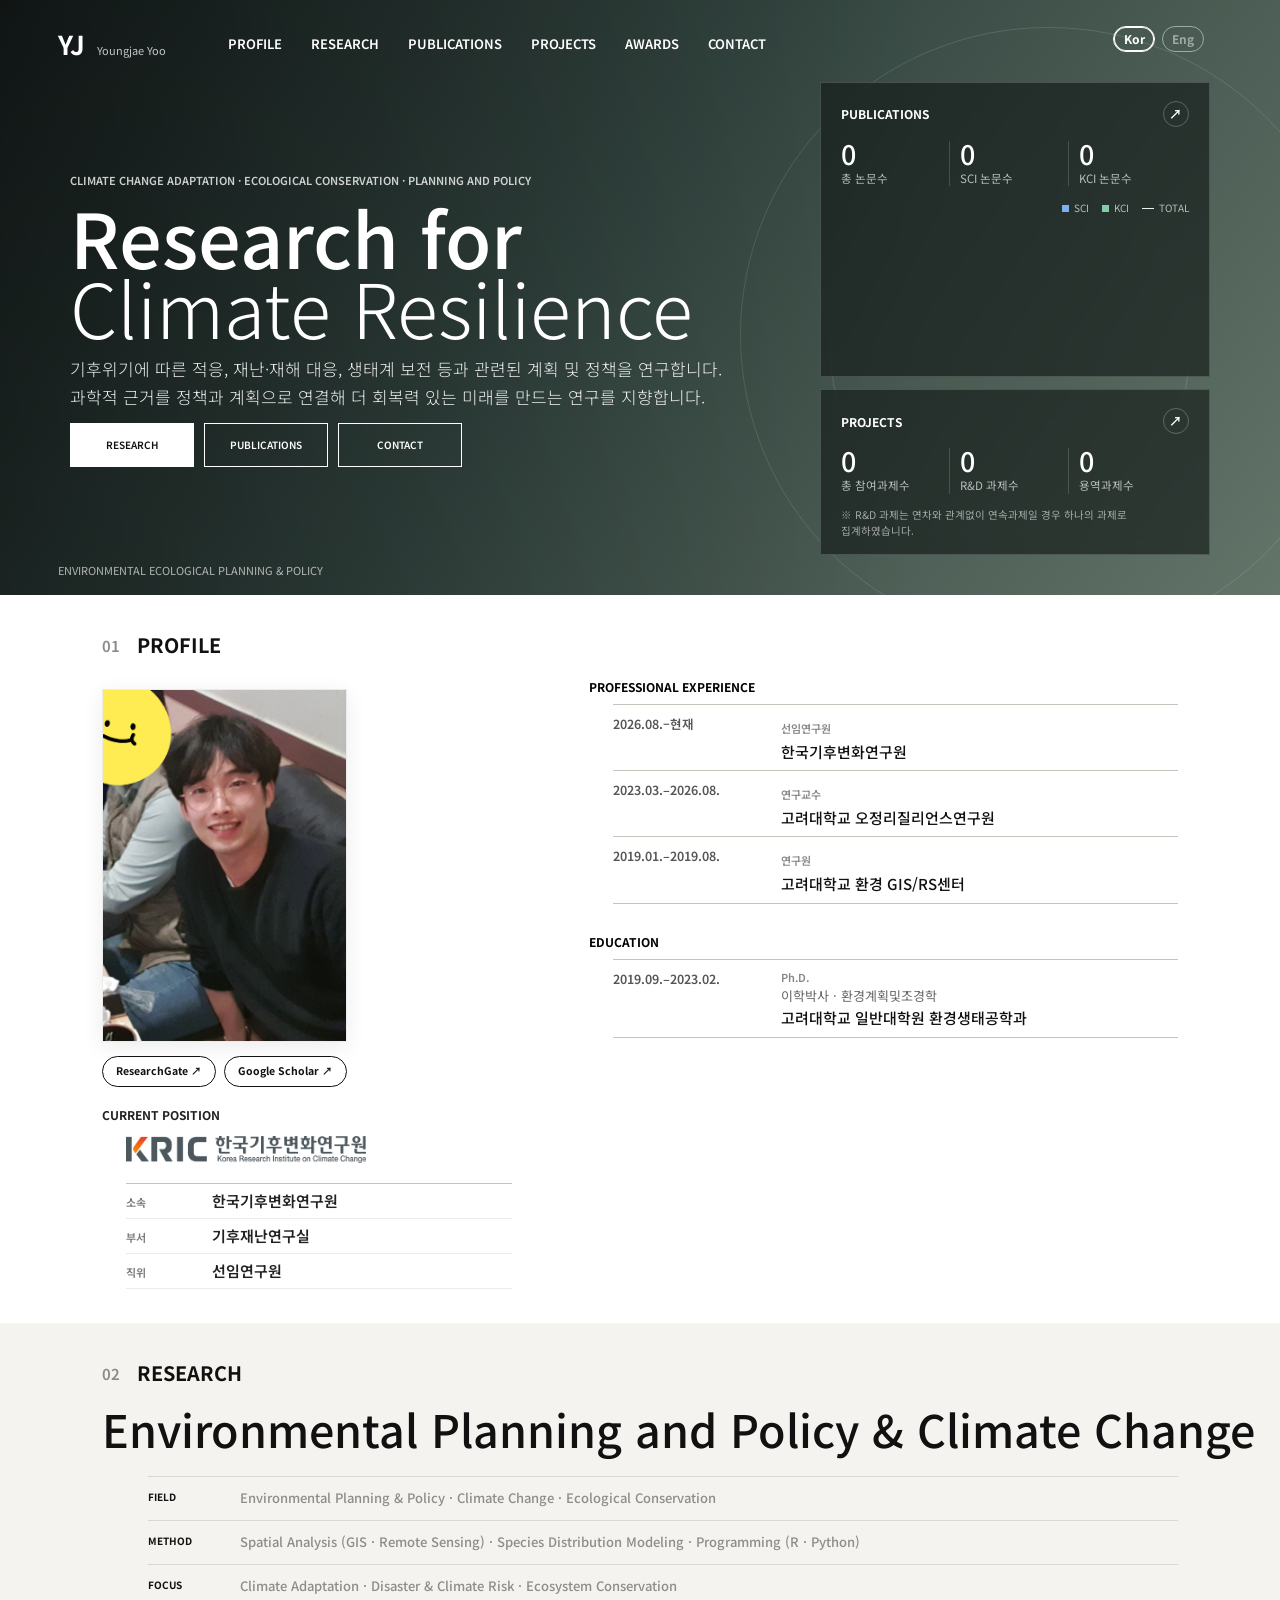
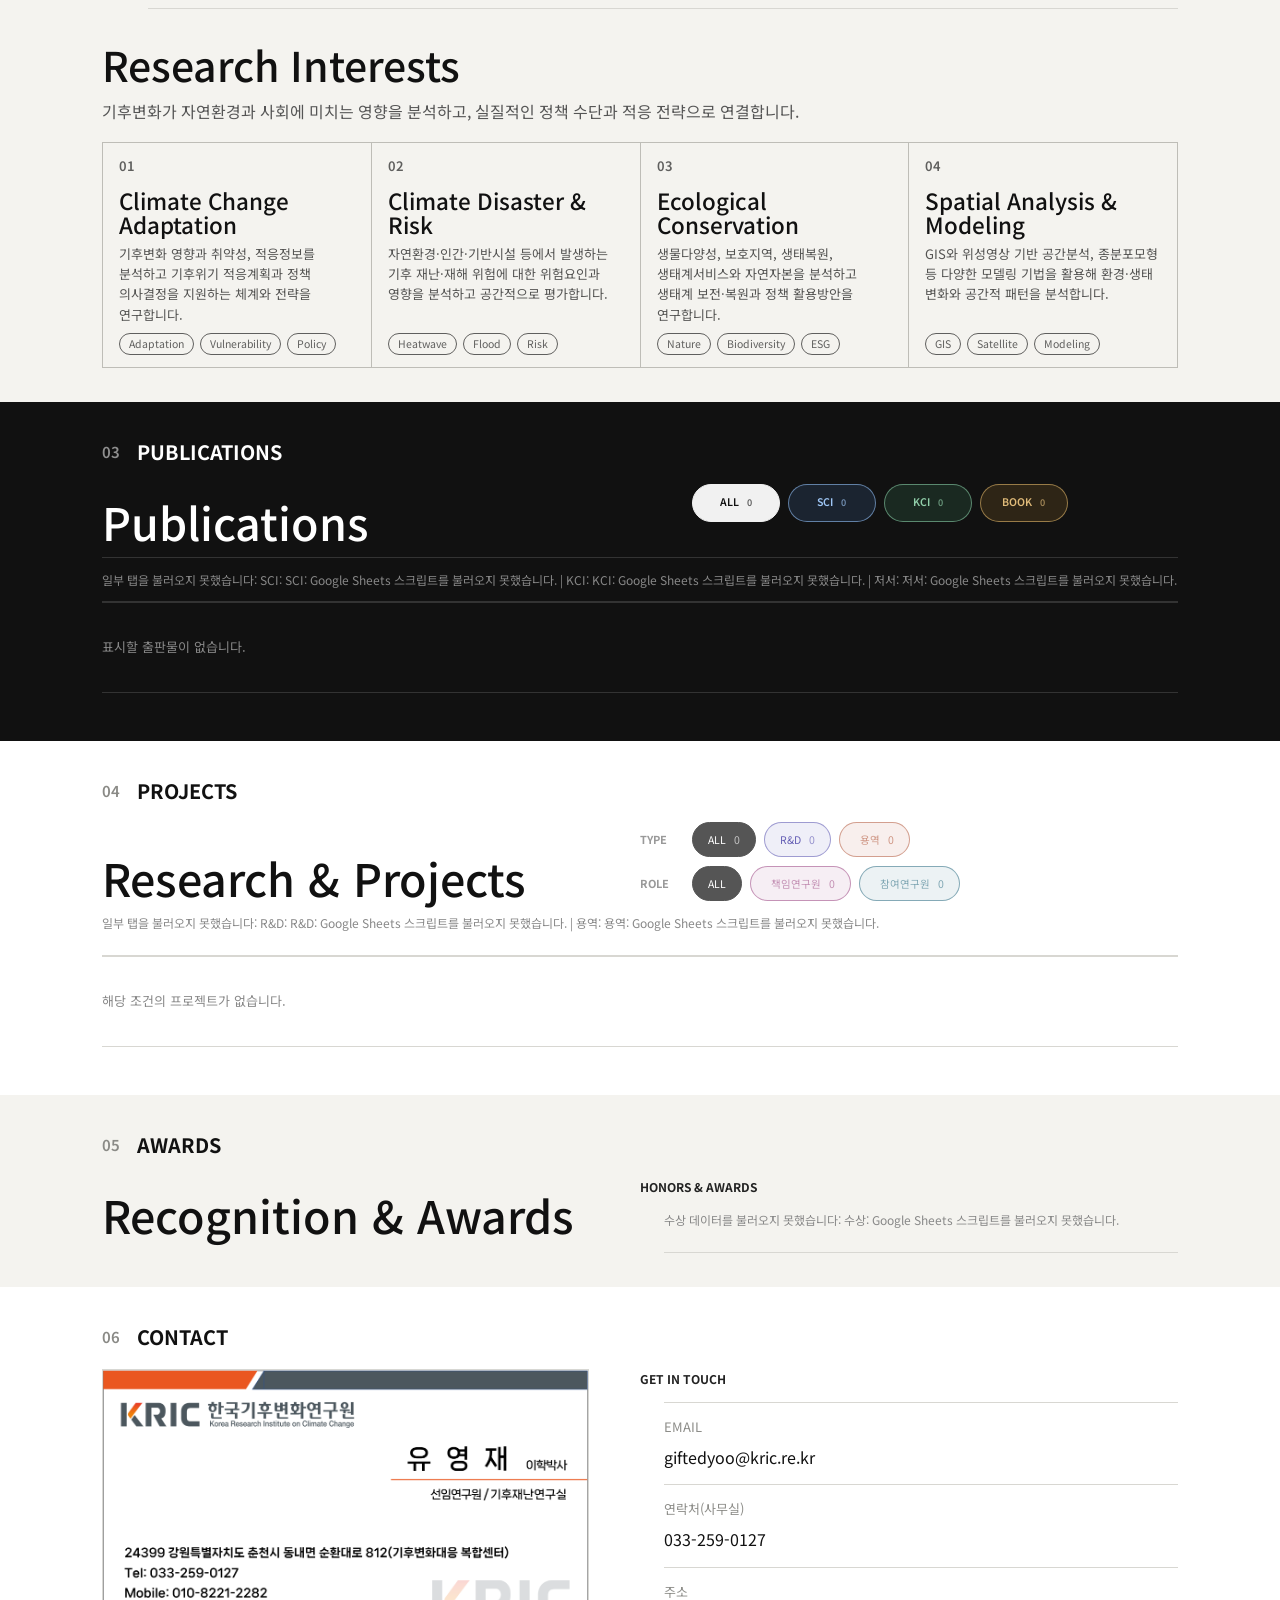
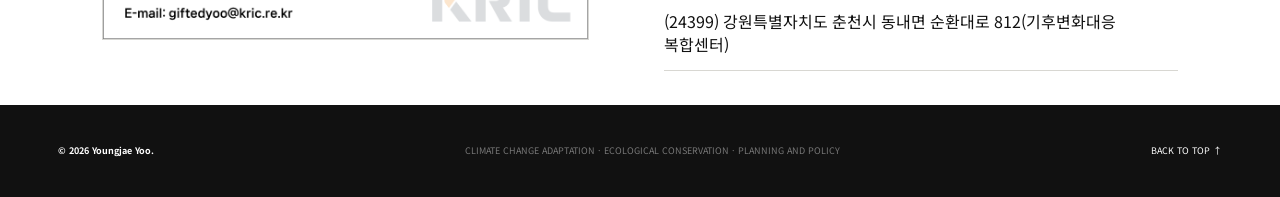
<file: index.html>
<!DOCTYPE html>
<html lang="ko">
<head>
  <meta charset="UTF-8">
  <meta http-equiv="refresh" content="0; url=/CV/">
  <meta name="robots" content="noindex">
  <link rel="canonical" href="https://giftedyoo-kr.github.io/CV/">
  <title>Redirecting...</title>
  <script>
    window.location.replace("/CV/");
  </script>
</head>
<body>
  <p><a href="/CV/">Go to CV</a></p>
</body>
</html>
</file>
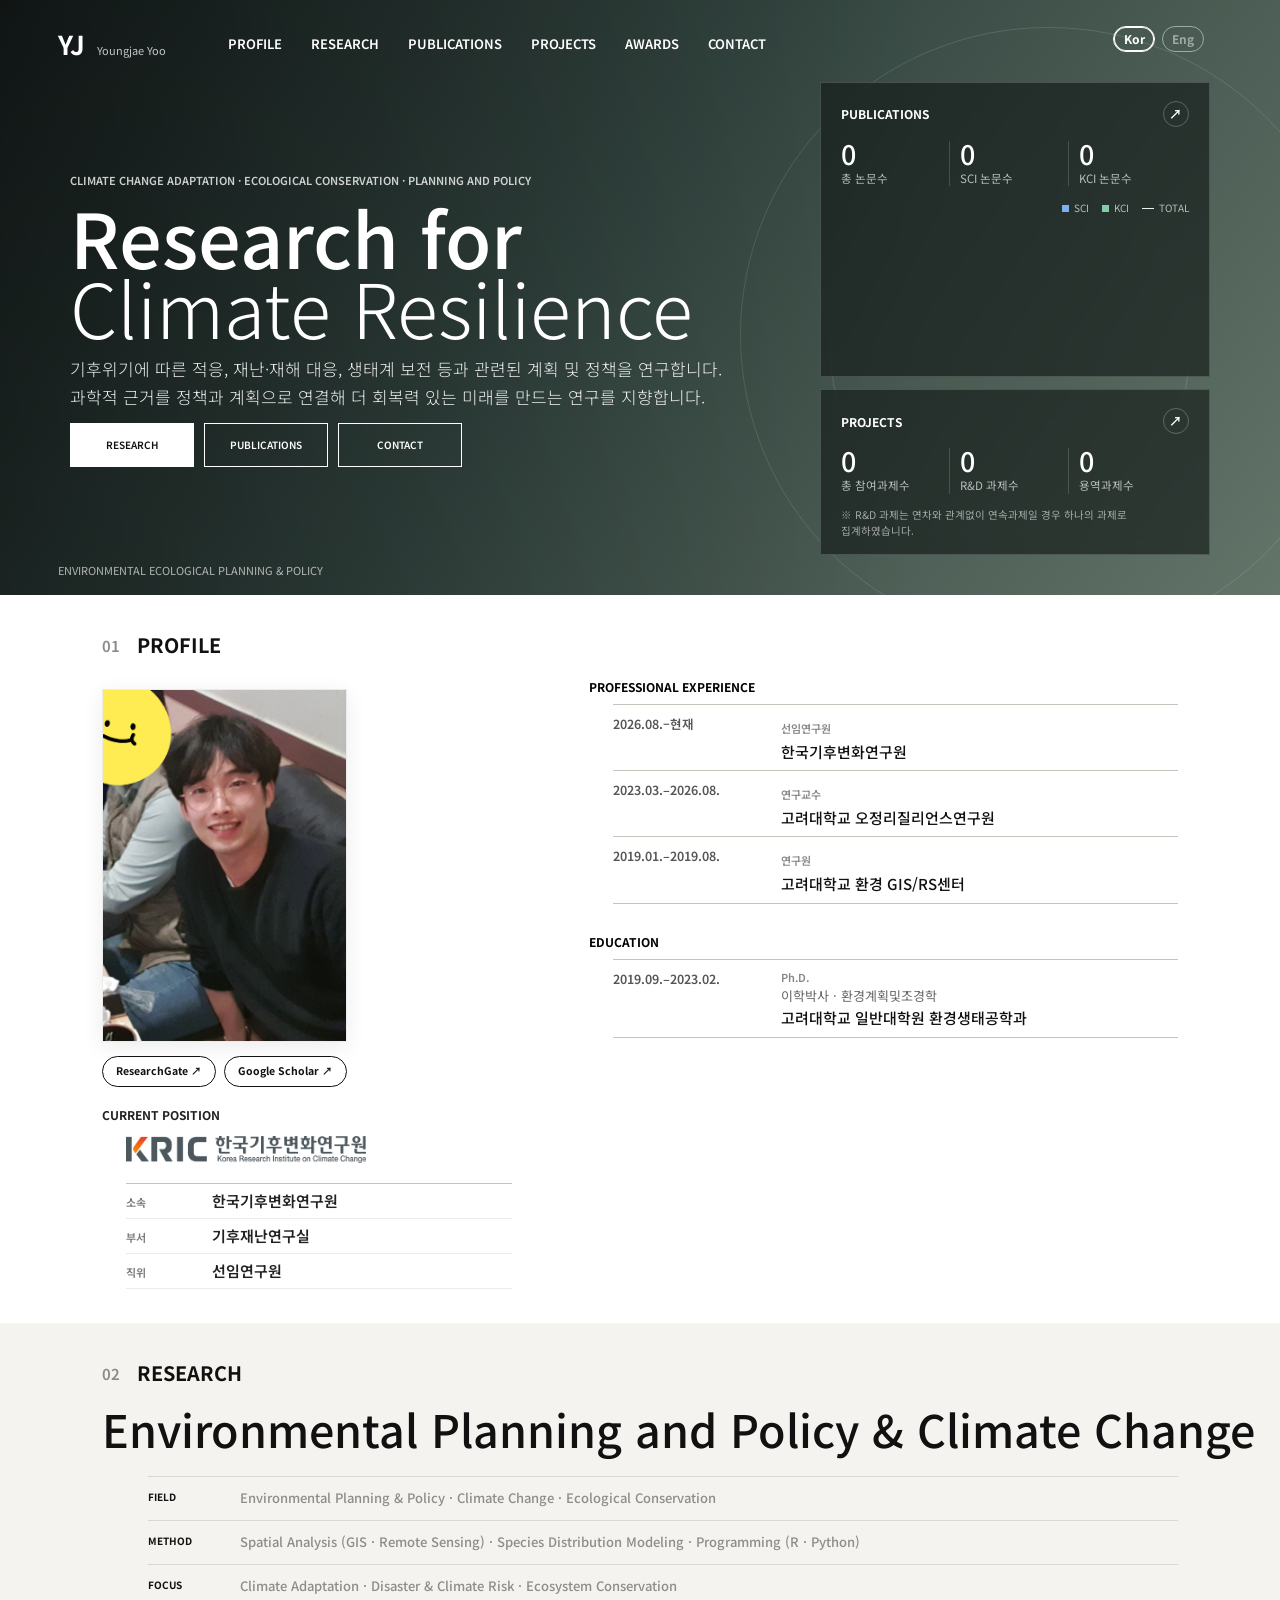
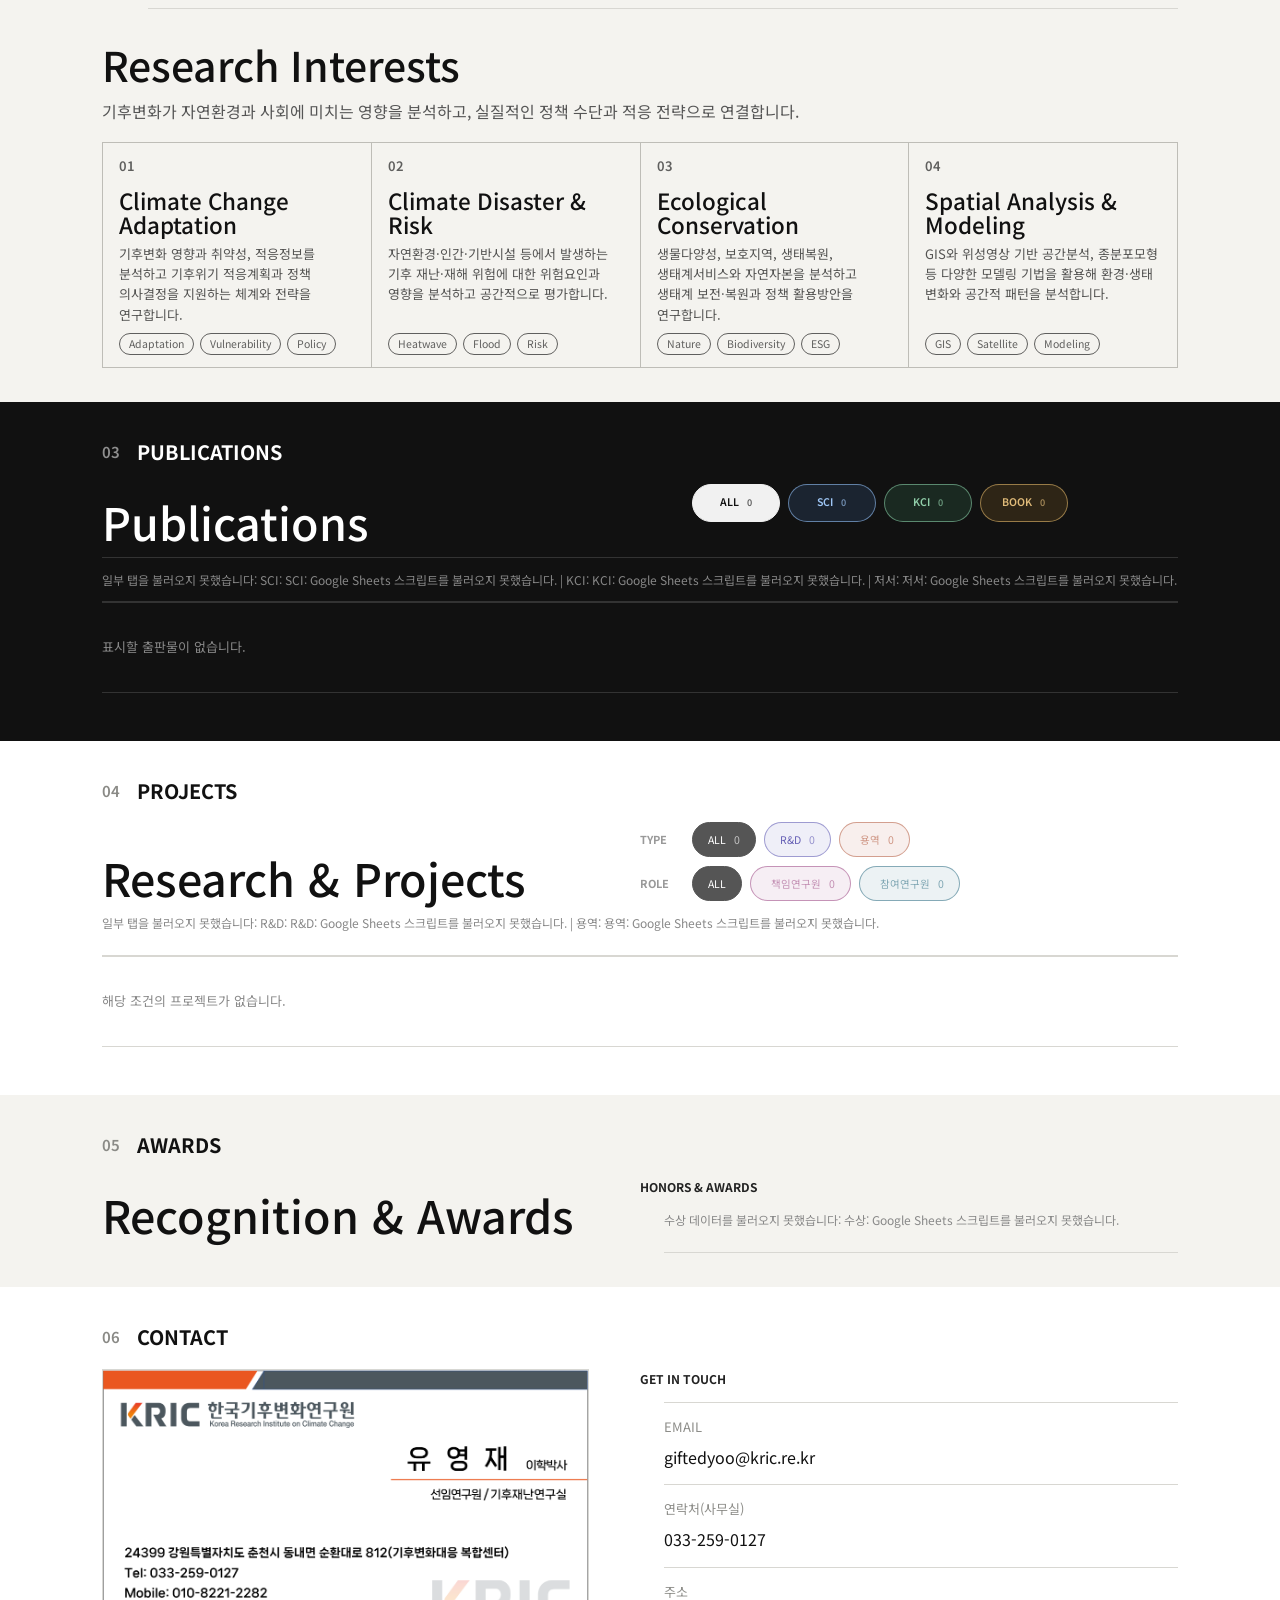
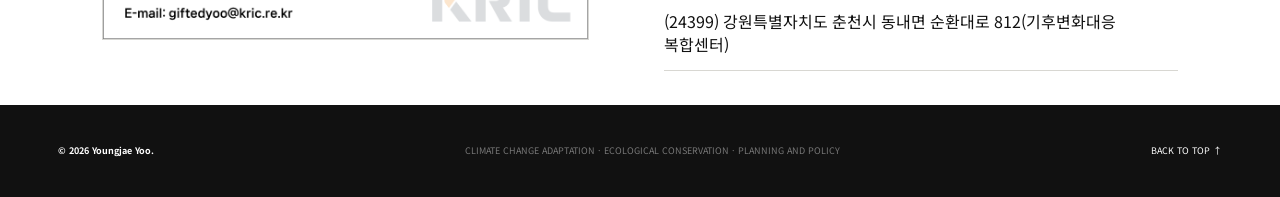
<file: CV/index.html>
<!DOCTYPE html>
<html lang="ko">
<head>
  <meta charset="UTF-8" />
  <meta name="viewport" content="width=device-width, initial-scale=1.0" />
  <meta name="description" content="" data-profile-meta-description />
  <title data-profile-title></title>

  <link rel="preconnect" href="https://fonts.googleapis.com">
  <link rel="preconnect" href="https://fonts.gstatic.com" crossorigin>
  <link href="https://fonts.googleapis.com/css2?family=Noto+Sans+KR:wght@300;400;500;600;700&display=swap" rel="stylesheet">

  <link rel="stylesheet" href="style.css" />
</head>
<body>

<header class="header" id="header">
  <a class="logo" href="#main">
    <span class="logo-main" data-profile-name-init></span>
    <span class="logo-sub" data-profile-name-eng></span>
  </a>

  <nav class="nav" aria-label="주요 메뉴">
    <a href="#profile">PROFILE</a>
    <a href="#research">RESEARCH</a>
    <a href="#publications">PUBLICATIONS</a>
    <a href="#projects">PROJECTS</a>
    <a href="#awards">AWARDS</a>
    <a href="#contact">CONTACT</a>
  </nav>

  <div class="language-switch" aria-label="Language">
    <button class="language-button active" type="button" data-lang="ko">Kor</button>
    <button class="language-button" type="button" data-lang="en">Eng</button>
  </div>

  <button class="menu-button" id="menuButton" aria-label="모바일 메뉴 열기">
    <span></span><span></span><span></span>
  </button>
</header>

<div class="mobile-nav" id="mobileNav">
  <a href="#profile">PROFILE</a>
  <a href="#research">RESEARCH</a>
  <a href="#publications">PUBLICATIONS</a>
  <a href="#projects">PROJECTS</a>
  <a href="#awards">AWARDS</a>
  <a href="#contact">CONTACT</a>
</div>

<main>

  <section id="main" class="hero">
    <div class="hero-overlay"></div>

    <div class="hero-inner">
      <div class="hero-copy">
        <p class="eyebrow">CLIMATE CHANGE ADAPTATION · ECOLOGICAL CONSERVATION · PLANNING AND POLICY</p>

        <h1>
          Research for<br>
          <span>Climate Resilience</span>
        </h1>

        <p class="hero-description" data-i18n-html="hero.description">
          기후위기에 따른 적응, 재난·재해 대응, 생태계 보전 등과 관련된 계획 및 정책을 연구합니다.<br>
          과학적 근거를 정책과 계획으로 연결해 더 회복력 있는 미래를 만드는 연구를 지향합니다.
        </p>

        <div class="hero-buttons">
          <a class="button button-light" href="#research">RESEARCH</a>
          <a class="button button-outline" href="#publications">PUBLICATIONS</a>
          <a class="button button-outline" href="#contact">CONTACT</a>
        </div>
      </div>

      <aside class="hero-overview" aria-label="Research overview">
        <section class="overview-card overview-publications">
          <div class="overview-card-head">
            <span>PUBLICATIONS</span>
            <a href="#publications" aria-label="Go to Publications">↗</a>
          </div>

          <div class="overview-stats overview-stats-publications">
            <div class="overview-stat">
              <strong id="homePubTotal">—</strong>
              <span data-i18n="home.publications.total">총 논문수</span>
            </div>
            <div class="overview-stat">
              <strong id="homePubSci">—</strong>
              <span data-i18n="home.publications.sci">SCI 논문수</span>
            </div>
            <div class="overview-stat">
              <strong id="homePubKci">—</strong>
              <span data-i18n="home.publications.kci">KCI 논문수</span>
            </div>
          </div>

          <div class="overview-chart-legend" aria-hidden="true">
            <span><i class="legend-swatch legend-sci"></i>SCI</span>
            <span><i class="legend-swatch legend-kci"></i>KCI</span>
            <span><i class="legend-line"></i>TOTAL</span>
          </div>
          <div class="overview-chart-scroll">
            <div id="homePublicationChart" class="overview-chart" aria-label="Annual SCI and KCI publications"></div>
          </div>
        </section>

        <section class="overview-card overview-projects">
          <div class="overview-card-head">
            <span>PROJECTS</span>
            <a href="#projects" aria-label="Go to Projects">↗</a>
          </div>

          <div class="overview-stats">
            <div class="overview-stat">
              <strong id="homeProjectTotal">—</strong>
              <span data-i18n="home.projects.total">총 참여과제수</span>
            </div>
            <div class="overview-stat">
              <strong id="homeProjectRnd">—</strong>
              <span data-i18n="home.projects.rnd">R&amp;D 과제수</span>
            </div>
            <div class="overview-stat">
              <strong id="homeProjectService">—</strong>
              <span data-i18n="home.projects.service">용역과제수</span>
            </div>
          </div>

          <p class="overview-note" data-i18n="home.projects.note">※ R&amp;D 과제는 연차와 관계없이 연속과제일 경우 하나의 과제로 집계하였습니다.</p>
        </section>
      </aside>
    </div>

    <div class="hero-meta">
      <span>ENVIRONMENTAL ECOLOGICAL PLANNING & POLICY</span>
    </div>
  </section>


  <section id="profile" class="section career-section profile-section">
    <div class="section-heading">
      <span class="section-number">01</span>
      <h2>PROFILE</h2>
    </div>

    <div class="career-layout">
      <div class="career-title">

        <div class="optional-image-slot namecard-slot">
          <img class="adaptive-image namecard-image"
               src="images/profile.png"
               alt="" data-profile-image-alt>
        </div>

        <div class="profile-external-links" aria-label="Research profiles" data-profile-links></div>

        <p class="mini-label emphasis-label current-position-label">CURRENT POSITION</p>

        <div class="optional-image-slot current-position-logo-slot">
          <a class="current-position-logo-link"
             data-current-company-link
             aria-label="Current position homepage">
            <img class="current-position-logo"
                 data-current-logo
                 alt="">
          </a>
        </div>

        <div class="current-position">
          <div class="current-position-language current-position-ko">
            <div class="current-position-row">
              <span class="current-position-field">소속</span>
              <strong class="current-position-value" data-current-company-ko></strong>
            </div>
            <div class="current-position-row">
              <span class="current-position-field">부서</span>
              <strong class="current-position-value" data-current-department-ko></strong>
            </div>
            <div class="current-position-row">
              <span class="current-position-field">직위</span>
              <strong class="current-position-value" data-current-position-ko></strong>
            </div>
          </div>

          <div class="current-position-language current-position-en">
            <div class="current-position-row">
              <span class="current-position-field">AFFILIATION</span>
              <strong class="current-position-value" data-current-company-en></strong>
            </div>
            <div class="current-position-row">
              <span class="current-position-field">DEPARTMENT</span>
              <strong class="current-position-value" data-current-department-en></strong>
            </div>
            <div class="current-position-row">
              <span class="current-position-field">POSITION</span>
              <strong class="current-position-value" data-current-position-en></strong>
            </div>
          </div>
        </div>
      </div>

      <div class="career-detail">
        <div class="career-group">
          <p class="mini-label emphasis-label">PROFESSIONAL EXPERIENCE</p>
          <div class="timeline" id="professionalExperienceList"></div>
        </div>

        <div class="career-group education-group">
          <p class="education-label mini-label emphasis-label">EDUCATION</p>
          <div class="timeline" id="educationList"></div>
        </div>
      </div>
    </div>
  </section>


  <section id="research" class="section research-section">
    <div class="section-heading">
      <span class="section-number">02</span>
      <h2>RESEARCH</h2>
    </div>

    <div class="research-profile-summary">
      <h3>Environmental Planning and Policy &amp; Climate Change</h3>

      <div class="profile-facts research-profile-facts">
        <div>
          <span>FIELD</span>
          <strong>Environmental Planning &amp; Policy · Climate Change · Ecological Conservation</strong>
        </div>
        <div>
          <span>METHOD</span>
          <strong>Spatial Analysis (GIS · Remote Sensing) · Species Distribution Modeling · Programming (R · Python)</strong>
        </div>
        <div>
          <span>FOCUS</span>
          <strong>Climate Adaptation · Disaster &amp; Climate Risk · Ecosystem Conservation</strong>
        </div>
      </div>
    </div>

    <div class="research-intro research-interests-heading">
      <h3>Research Interests</h3>
      <p data-i18n="research.interestsBody">
        기후변화가 자연환경과 사회에 미치는 영향을 분석하고, 실질적인 정책 수단과 적응 전략으로 연결합니다.
      </p>
    </div>

    <div class="research-grid">
      <article class="research-card">
        <span class="card-number">01</span>
        <h4>Climate Change Adaptation</h4>
        <p>
          <span data-i18n="research.card1">기후변화 영향과 취약성, 적응정보를 분석하고 기후위기 적응계획과 정책 의사결정을 지원하는 체계와 전략을 연구합니다.</span>
        </p>
        <div class="tags">
          <span>Adaptation</span><span>Vulnerability</span><span>Policy</span>
        </div>
      </article>

      <article class="research-card">
        <span class="card-number">02</span>
        <h4>Climate Disaster &amp; Risk</h4>
        <p>
          <span data-i18n="research.card2">자연환경·인간·기반시설 등에서 발생하는 기후 재난·재해 위험에 대한 위험요인과 영향을 분석하고 공간적으로 평가합니다.</span>
        </p>
        <div class="tags">
          <span>Heatwave</span><span>Flood</span><span>Risk</span>
        </div>
      </article>

      <article class="research-card">
        <span class="card-number">03</span>
        <h4>Ecological Conservation</h4>
        <p>
          <span data-i18n="research.card4">생물다양성, 보호지역, 생태복원, 생태계서비스와 자연자본을 분석하고 생태계 보전·복원과 정책 활용방안을 연구합니다.</span>
        </p>
        <div class="tags">
          <span>Nature</span><span>Biodiversity</span><span>ESG</span>
        </div>
      </article>

      <article class="research-card">
        <span class="card-number">04</span>
        <h4>Spatial Analysis &amp; Modeling</h4>
        <p>
          <span data-i18n="research.card3">GIS와 위성영상 기반 공간분석, 종분포모형 등 다양한 모델링 기법을 활용해 환경·생태 변화와 공간적 패턴을 분석합니다.</span>
        </p>
        <div class="tags">
          <span>GIS</span><span>Satellite</span><span>Modeling</span>
        </div>
      </article>
    </div>

  </section>


  <section id="publications" class="section publications-section">
    <div class="section-heading light">
      <span class="section-number">03</span>
      <h2>PUBLICATIONS</h2>
    </div>

    <div class="publications-top">
      <h3>Publications</h3>
      <div class="publications-summary">
        <div class="publication-filters" role="group" aria-label="출판물 분류 필터">
          <button class="pub-filter active" type="button" data-filter="ALL">ALL <span id="countAll">0</span></button>
          <button class="pub-filter" type="button" data-filter="SCI">SCI <span id="countSci">0</span></button>
          <button class="pub-filter" type="button" data-filter="KCI">KCI <span id="countKci">0</span></button>
          <button class="pub-filter" type="button" data-filter="BOOK">BOOK <span id="countBook">0</span></button>
        </div>
      </div>
    </div>

    <div class="publication-status" id="publicationStatus" data-i18n="status.publications">Loading publications...</div>
    <div class="publication-list" id="publicationList"></div>
    <div class="list-toggle-wrap publications-toggle-wrap"><button id="publicationToggle" class="list-toggle-button dark-toggle" type="button" hidden>Publications 더보기</button></div>
  </section>


  <section id="projects" class="section projects-section">
    <div class="section-heading">
      <span class="section-number">04</span>
      <h2>PROJECTS</h2>
    </div>

    <div class="projects-top">
      <h3>Research & Projects</h3>
      <div class="project-filter-panel">
        <div class="project-filter-row">
          <span class="filter-caption">TYPE</span>
          <div class="project-filters" role="group" aria-label="프로젝트 유형 필터">
            <button class="project-filter active" type="button" data-filter="ALL">ALL <span id="countProjectAll">0</span></button>
            <button class="project-filter" type="button" data-filter="RND">R&amp;D <span id="countRnd">0</span></button>
            <button class="project-filter" type="button" data-filter="SERVICE"><span data-i18n="project.service">용역</span> <span id="countService">0</span></button>
          </div>
        </div>
        <div class="project-filter-row">
          <span class="filter-caption">ROLE</span>
          <div class="project-role-filters" role="group" aria-label="프로젝트 역할 필터">
            <button class="project-role-filter active" type="button" data-role-filter="ALL">ALL</button>
            <button class="project-role-filter" type="button" data-role-filter="PI"><span data-i18n="project.pi">책임연구원</span> <span id="countPi">0</span></button>
            <button class="project-role-filter" type="button" data-role-filter="PARTICIPANT"><span data-i18n="project.participant">참여연구원</span> <span id="countParticipant">0</span></button>
          </div>
        </div>
      </div>
    </div>

    <div class="sheet-status" id="projectStatus" data-i18n="status.projects">Loading projects...</div>
    <div class="project-list" id="projectList"></div>
    <div class="list-toggle-wrap"><button id="projectToggle" class="list-toggle-button" type="button" hidden>Projects 더보기</button></div>
  </section>


  <section id="awards" class="section awards-section">
    <div class="section-heading">
      <span class="section-number">05</span>
      <h2>AWARDS</h2>
    </div>

    <div class="awards-layout">
      <div>
        <h3>Recognition &amp; Awards</h3>
      </div>
      <div>
        <p class="mini-label emphasis-label awards-right-label">HONORS & AWARDS</p>
        <div class="sheet-status" id="awardStatus" data-i18n="status.awards">Loading awards...</div>
        <div class="award-list" id="awardList"></div>
      </div>
    </div>
  </section>


  <section id="contact" class="section contact-section">
    <div class="section-heading">
      <span class="section-number">06</span>
      <h2>CONTACT</h2>
    </div>

    <div class="contact-grid">
      <div class="contact-photo-column">
        <div class="optional-image-slot contact-photo-slot">
          <img class="contact-photo language-namecard"
               src="images/namecard_kor.png"
               data-src-ko="images/namecard_kor.png"
               data-src-en="images/namecard_eng.png"
               alt="" data-profile-namecard-alt>
        </div>
      </div>

      <div>
        <p class="mini-label emphasis-label contact-right-label">GET IN TOUCH</p>
        <div class="contact-info" id="contactInfo"></div>
      </div>
    </div>
  </section>

</main>

<footer>
  <div>© 2026 <span data-profile-footer-name></span>.</div>
  <div>CLIMATE CHANGE ADAPTATION · ECOLOGICAL CONSERVATION · PLANNING AND POLICY</div>
  <a href="#main">BACK TO TOP ↑</a>
</footer>

<script src="script.js"></script>
</body>
</html>
</file>
<file: CV/style.css>
/*
============================================================
 YOUNGJAE YOO ACADEMIC WEBSITE — STYLE SETTINGS
============================================================

이 파일은 크게 세 부분으로 나뉩니다.

  1. 폰트 설정
     - 사이트 전체에서 사용하는 글꼴 종류를 설정합니다.
     - 기본적으로 아래 --font-main 값 하나만 바꾸면 전체 페이지 폰트가 바뀝니다.

  2. 폰트 크기 설정
     - 자주 조정할 수 있는 주요 글씨 크기를 한곳에서 관리합니다.
     - 특히 HOME의 PUBLICATIONS / PROJECTS 요약 그래프 글씨 크기를
       별도 변수로 분리해두었습니다.

  3. 나머지 스타일
     - 색상, 여백, 배치, 테두리, 반응형 구조 등 실제 디자인 규칙입니다.
============================================================
*/


/* =========================================================
   1. 폰트 설정
   =========================================================

   [전체 기본 폰트]
   --font-main
   → 페이지의 한글·영문·숫자 전체에 사용됩니다.
   → 현재는 Noto Sans KR 하나로 통일되어 있습니다.

   폰트를 바꾸고 싶다면 아래 한 줄만 수정하면 됩니다.
   예: --font-main: "Pretendard", sans-serif;

   --font-ui
   → 버튼, 필터, 메뉴, 소제목 등 UI 요소용입니다.
   → 현재는 --font-main과 동일하게 연결되어 있습니다.

   --font-chart
   → HOME의 PUBLICATIONS 그래프 및 요약 숫자용입니다.
   → 현재는 --font-main과 동일하게 연결되어 있습니다.
========================================================= */

:root {
  --font-main: "Noto Sans KR", sans-serif;
  --font-ui: var(--font-main);
  --font-chart: var(--font-main);
}

/* 본문 및 일반 텍스트 */
/* HTML 기본 동작 */
html,
body {
  font-family: var(--font-main);
}

/* 버튼·입력요소는 브라우저 기본 폰트 대신 사이트 폰트를 그대로 사용 */
/* 폼·버튼 공통 스타일 */
button,
input,
select,
textarea {
  font-family: var(--font-ui);
}

/* SVG 그래프 안의 연도·논문 건수도 같은 폰트를 사용 */
svg text {
  font-family: var(--font-chart);
}


/* =========================================================
   2. 폰트 크기 설정
   =========================================================

   아래 값은 자주 조절할 가능성이 높은 글씨 크기입니다.
   특히 그래프 관련 값은 이 구역만 수정하면 됩니다.

   [페이지 주요 제목]
   --fs-section-title
   → PROFILE / RESEARCH / PUBLICATIONS / PROJECTS / AWARDS / CONTACT

   --fs-section-title-mobile
   → 모바일 화면의 위 섹션명 크기

   --fs-subsection-title
   → CURRENT POSITION / PROFESSIONAL EXPERIENCE /
      EDUCATION / GET IN TOUCH

   --fs-contact-title
   → EMAIL / OFFICE PHONE / ADDRESS

   --fs-contact-value
   → 실제 이메일 주소 / 전화번호 / 주소 내용

   [HOME 요약 패널 / 그래프]
   --fs-overview-title
   → PUBLICATIONS / PROJECTS 제목

   --fs-overview-arrow
   → PUBLICATIONS / PROJECTS 오른쪽의 ↗ 아이콘

   --fs-overview-label
   → 총 논문수 / SCI 논문수 / KCI 논문수 /
      총 참여과제수 / R&D 과제수 / 용역과제수

   --fs-overview-note
   → PROJECTS 아래의 R&D 연속과제 집계 안내문

   --fs-chart-legend
   → 그래프의 SCI / KCI / TOTAL 범례

   --fs-chart-number
   → 그래프 내부 숫자:
      연도(예: 2023, 2024)와 연도별 총 논문 건수

   --fs-overview-big-number
   → HOME 요약 패널의 큰 숫자
      (총 논문수, SCI, KCI, 총 과제수 등)

   --fs-overview-big-number-mobile
   → 모바일에서 위 큰 숫자 크기
========================================================= */

:root {
  /* ---------------------------------------------------------
     페이지 주요 제목 크기
     ---------------------------------------------------------

     --fs-section-title
     → PROFILE / RESEARCH / PUBLICATIONS / PROJECTS /
        AWARDS / CONTACT 같은 각 섹션의 큰 제목

     --fs-section-title-mobile
     → 모바일 화면에서 위 섹션 제목의 크기

     --fs-subsection-title
     → CURRENT POSITION / PROFESSIONAL EXPERIENCE /
        EDUCATION / GET IN TOUCH 같은 소제목

     --fs-contact-title
     → EMAIL / OFFICE PHONE / ADDRESS 같은 CONTACT 항목 제목

     --fs-contact-value
     → 실제 이메일 주소 / 전화번호 / 주소 내용
  --------------------------------------------------------- */
  /* 상단 내비게이션 메뉴 글씨 크기 */
  --fs-nav-menu: 13px;

  --fs-section-title: clamp(18px, 1.55vw, 24px);
  --fs-section-title-mobile: 18px;
  --fs-subsection-title: 12px;

  /* PROFILE의 기관/학교명 크기
     PROFESSIONAL EXPERIENCE 기관명과 EDUCATION 학교·학과명에 함께 적용됩니다. */
  --fs-profile-institution: 15px;

  --fs-contact-title: 13px;
  --fs-contact-value: 16px;

  /* AWARDS의 '주최 / Organizer' 라벨 크기 */
  --fs-award-organizer-label: 13px;

  /* ---------------------------------------------------------
     HOME 요약 패널 / 그래프
  --------------------------------------------------------- */

  /* PUBLICATIONS / PROJECTS 제목 */
  --fs-overview-title: 12px;

  /* 요약 패널 오른쪽 ↗ 아이콘 */
  --fs-overview-arrow: 13px;

  /* 총 논문수 / SCI 논문수 / KCI 논문수 /
     총 참여과제수 / R&D 과제수 / 용역과제수 */
  --fs-overview-label: 11.5px;

  /* PROJECTS 아래 R&D 연속과제 집계 안내문 */
  --fs-overview-note: 10.5px;

  /* 그래프의 SCI / KCI / TOTAL 범례 */
  --fs-chart-legend: 10px;

  /* 그래프의 연도 및 연도별 총 논문 건수 */
  --fs-chart-number: 10px;

  /* HOME 요약 패널의 큰 숫자 */
  --fs-overview-big-number: clamp(25px, 2.1vw, 35px);
  --fs-overview-big-number-mobile: 27px;
}



/*
   [자간 설정]
   이 버전에서는 letter-spacing을 별도로 지정하지 않습니다.
   모든 텍스트는 사용 중인 폰트(Noto Sans KR)의 기본 자간(normal)을 사용합니다.
   따라서 PROFILE, PROFESSIONAL EXPERIENCE, CURRENT POSITION 등
   영문 대문자 라벨도 폰트 자체의 기본 간격으로 표시됩니다.
*/

/* =========================================================
   3. 나머지 스타일
   =========================================================
   아래부터는 레이아웃, 색상, 여백, 반응형 디자인 등입니다.
   글꼴 종류는 위 '1. 폰트 설정'에서 통합 관리합니다.
========================================================= */

* {
  margin: 0;
  padding: 0;
  box-sizing: border-box;
}

/* 전역 CSS 변수 */
:root {
  --black: #111111;
  --white: #ffffff;
  --paper: #f4f3ef;
  --gray: #8d8d89;
  --line: #d8d7d2;
  --dark-line: #333333;

  --content-indent: 24px;
  --filter-label-width: 42px;
  --filter-gap: 10px;
}

/* HTML 기본 동작 */
html {
  scroll-behavior: smooth;
}

/* 페이지 본문 기본 스타일 */
body {
  color: var(--black);
  background: var(--white);
  line-height: 1.6;
}

/* 링크 기본 스타일 */
a {
  color: inherit;
  text-decoration: none;
}

/* 상단 고정 헤더 */
.header {
  position: fixed;
  z-index: 1000;
  top: 0;
  left: 0;
  width: 100%;
  height: 88px;
  padding: 0 4.5vw;
  display: flex;
  align-items: center;
  justify-content: space-between;
  color: white;
  transition: background .35s ease, color .35s ease, height .35s ease;
}

/* 상단 고정 헤더 */
.header.scrolled {
  height: 72px;
  background: rgba(255,255,255,.95);
  backdrop-filter: blur(12px);
  color: var(--black);
  border-bottom: 1px solid rgba(0,0,0,.08);
}

/* 사이트 로고 */
.logo {
  display: flex;
  align-items: baseline;
  gap: 12px;
}

/* 사이트 로고 */
.logo-main {
  font-size: 26px;
  font-weight: 700;
}

/* 사이트 로고 */
.logo-sub {
  font-size: 11px;
  opacity: .75;
}

/* 상단 내비게이션 */
.nav {
  display: flex;
  align-items: center;
  gap: 29px;
}

/* 상단 내비게이션 */
.nav a {
  font-size: var(--fs-nav-menu);
  font-weight: 600;
  position: relative;
}

/* 상단 내비게이션 */
.nav a::after {
  content: "";
  position: absolute;
  left: 0;
  bottom: -8px;
  width: 0;
  height: 1px;
  background: currentColor;
  transition: width .25s ease;
}

/* 상단 내비게이션 */
.nav a:hover::after {
  width: 100%;
}

/* 해당 선택자의 화면 스타일 */
.menu-button {
  display: none;
  border: 0;
  background: transparent;
  padding: 5px;
}

/* 해당 선택자의 화면 스타일 */
.menu-button span {
  display: block;
  width: 24px;
  height: 1px;
  margin: 5px 0;
  background: currentColor;
}

/* 해당 선택자의 화면 스타일 */
.mobile-nav {
  display: none;
}

/* 메인 히어로 영역 */
.hero {
  position: relative;
  overflow: hidden;
  color: white;
  background:
/* 메인 히어로 영역 */
    radial-gradient(circle at 75% 30%, rgba(255,255,255,.12), transparent 0 22%),
    linear-gradient(125deg, #171f1e 0%, #334540 45%, #65776b 100%);
}

.hero::before,
.hero::after {
  content: "";
  position: absolute;
  border: 1px solid rgba(255,255,255,.13);
  border-radius: 50%;
}

/* 메인 히어로 영역 */
.hero::before {
  width: 48vw;
  height: 48vw;
  right: -6vw;
  top: 3vh;
}

/* 메인 히어로 영역 */
.hero::after {
  width: 28vw;
  height: 28vw;
  right: 7vw;
  top: 19vh;
}

/* 메인 히어로 영역 */
.hero-overlay {
  position: absolute;
  inset: 0;
  background: linear-gradient(90deg, rgba(0,0,0,.32), rgba(0,0,0,.02) 72%);
}

/* 메인 히어로 영역 */
.hero-inner {
  position: relative;
  z-index: 2;
  height: 100%;
  flex-direction: column;
  justify-content: center;
}

/* 경력·학력 타임라인 */
.eyebrow,
.mini-label,
.project-category,
.timeline-type {
  font-size: 11px;
  font-weight: 600;
}

/* PROFILE/CONTACT 소제목 크기
   → CSS 상단의 --fs-subsection-title 값으로 조정 */
.mini-label {
  font-size: var(--fs-subsection-title);
}

/* 해당 선택자의 화면 스타일 */
.eyebrow {
  opacity: .78;
}

/* 메인 히어로 영역 */
.hero h1 {
  font-weight: 500;
}

/* 메인 히어로 영역 */
.hero h1 span {
  font-weight: 300;
}

/* 메인 히어로 영역 */
.hero-description {
  max-width: 720px;
  font-weight: 300;
  opacity: .92;
}

/* 메인 히어로 영역 */
.hero-buttons {
  display: flex;
  gap: 10px;
}

/* 공통 버튼 */
.button {
  display: inline-flex;
  align-items: center;
  justify-content: center;
  min-width: 128px;
  height: 44px;
  padding: 0 20px;
  border: 1px solid white;
  font-size: 10px;
  font-weight: 600;
  transition: .25s ease;
}

/* 공통 버튼 */
.button-light {
  background: white;
  color: var(--black);
}

/* 공통 버튼 */
.button-light:hover {
  background: transparent;
  color: white;
}

/* 공통 버튼 */
.button-outline:hover {
  background: white;
  color: var(--black);
}

/* 메인 히어로 영역 */
.hero-meta {
  position: absolute;
  z-index: 3;
  left: 4.5vw;
  right: 4.5vw;
  display: flex;
  justify-content: space-between;
  font-size: 11px;
  opacity: .65;
}

/* 해당 선택자의 화면 스타일 */
.scroll-indicator {
  position: absolute;
  z-index: 3;
  right: 4.5vw;
  top: 50%;
  flex-direction: column;
  align-items: center;
  gap: 15px;
  transform: translateY(-50%);
  font-size: 9px;
}

/* 해당 선택자의 화면 스타일 */
.scroll-indicator span:first-child {
  writing-mode: vertical-rl;
}

/* 해당 선택자의 화면 스타일 */
.arrow {
  font-size: 18px;
}

/* 해당 선택자의 화면 스타일 */
.section {
  padding: 140px 8vw;
}

/* 각 섹션 번호와 제목 */
.section-heading {
  display: flex;
  gap: 17px;
}

/* 해당 선택자의 화면 스타일 */
.section-number {
  font-size: 10px;
  color: var(--gray);
}

/* 해당 선택자의 화면 스타일 */
.profile-grid {
  display: grid;
  grid-template-columns: minmax(0, .9fr) minmax(0, 1.1fr);
  gap: 9vw;
}

/* 해당 선택자의 화면 스타일 */
.profile-title h3,
.career-title h3 {
  margin-top: 25px;
  font-size: clamp(40px, 5.2vw, 78px);
  line-height: 1.04;
  font-weight: 500;
}

/* 해당 선택자의 화면 스타일 */
.profile-copy {
  max-width: 750px;
}

/* 해당 선택자의 화면 스타일 */
.profile-copy .lead {
}

/* 해당 선택자의 화면 스타일 */
.profile-copy > p:not(.lead) {
  font-size: 15px;
  color: #555;
}

/* 해당 선택자의 화면 스타일 */
.profile-facts {
  border-top: 1px solid var(--line);
}

/* 해당 선택자의 화면 스타일 */
.profile-facts > div {
  display: grid;
  grid-template-columns: 115px 1fr;
  gap: 25px;
  border-bottom: 1px solid var(--line);
}

/* 해당 선택자의 화면 스타일 */
.profile-facts span {
  font-size: 10px;
  color: var(--gray);
}

/* 해당 선택자의 화면 스타일 */
.profile-facts strong {
  font-size: 13px;
  font-weight: 500;
}

/* RESEARCH 세부 요소 */
.research-intro {
  display: grid;
  grid-template-columns: .8fr 1.2fr;
}

/* RESEARCH 세부 요소 */
.research-intro h3 {
  font-size: clamp(32px, 4vw, 58px);
  font-weight: 500;
}

/* RESEARCH 세부 요소 */
.research-intro p {
  max-width: 650px;
  font-size: 16px;
  color: #555;
}

/* RESEARCH 세부 요소 */
.research-grid {
  display: grid;
  grid-template-columns: repeat(4, 1fr);
  border-top: 1px solid #bebdb7;
  border-left: 1px solid #bebdb7;
}

/* RESEARCH 세부 요소 */
.research-card {
  border-right: 1px solid #bebdb7;
  border-bottom: 1px solid #bebdb7;
  display: flex;
  flex-direction: column;
  transition: background .3s ease, color .3s ease;
}

/* RESEARCH 세부 요소 */
.research-card:hover {
  background: var(--black);
  color: white;
}

/* 해당 선택자의 화면 스타일 */
.card-number {
  font-size: 10px;
  opacity: .65;
}

/* RESEARCH 세부 요소 */
.research-card h4 {
  font-weight: 500;
}

/* RESEARCH 세부 요소 */
.research-card p {
  opacity: .7;
}

/* 해당 선택자의 화면 스타일 */
.tags {
  margin-top: auto;
  display: flex;
  gap: 6px;
  flex-wrap: wrap;
}

/* 해당 선택자의 화면 스타일 */
.tags span {
  padding: 5px 9px;
  border: 1px solid currentColor;
  border-radius: 999px;
  font-size: 9px;
  opacity: .65;
}

/* PROJECTS 필터·목록·배지 */
.project-list {
  border-top: 1px solid var(--line);
}

/* PROJECTS 필터·목록·배지 */
.project-item {
  display: grid;
  align-items: center;
  border-bottom: 1px solid var(--line);
  transition: padding .25s ease, background .25s ease;
}

/* PROJECTS 필터·목록·배지 */
.project-item:hover {
  background: #fafafa;
}

/* PROJECTS 필터·목록·배지 */
.project-year {
  font-size: 12px;
  color: var(--gray);
}

/* PROJECTS 필터·목록·배지 */
.project-category {
  color: var(--gray);
}

/* PROJECTS 필터·목록·배지 */
.project-main h3 {
  font-weight: 500;
}

/* PROJECTS 필터·목록·배지 */
.project-main p {
  color: #666;
}

/* PROJECTS 필터·목록·배지 */
.project-arrow {
  font-weight: 300;
}

/* PUBLICATIONS 목록 */
.publications-section {
  color: white;
}

/* 각 섹션 번호와 제목 */
.section-heading.light .section-number {
  color: #777;
}

/* PUBLICATIONS 목록 */
.publications-top {
  display: grid;
  grid-template-columns: 1fr 1fr;
}

/* PUBLICATIONS 목록 */
.publications-top h3 {
  font-size: clamp(38px, 4.6vw, 70px);
  line-height: 1;
  font-weight: 400;
}

/* PUBLICATIONS 목록 */
.publications-top p {
  max-width: 600px;
  font-size: 13px;
  color: #999;
}

/* PUBLICATIONS 목록 */
.publication-list {
  border-top: 1px solid var(--dark-line);
}

/* PUBLICATIONS 목록 */
.publication-item {
  display: grid;
  grid-template-columns: 105px 1fr 90px;
  gap: 35px;
  align-items: center;
  padding: 30px 0;
  border-bottom: 1px solid var(--dark-line);
  transition: padding .25s ease, background .25s ease;
}

/* PUBLICATIONS 목록 */
.publication-item:hover {
  padding-left: 18px;
  padding-right: 18px;
  background: #171717;
}

/* PUBLICATIONS 세부 요소 */
.pub-year,
.pub-type {
  font-size: 10px;
  color: #888;
}

/* PUBLICATIONS 세부 요소 */
.pub-info h4 {
  font-size: 18px;
  font-weight: 400;
}

/* PUBLICATIONS 세부 요소 */
.pub-info p {
  margin-top: 6px;
  font-size: 12px;
  color: #777;
}

/* PUBLICATIONS 세부 요소 */
.pub-type {
  text-align: right;
}

/* 해당 선택자의 화면 스타일 */
.career-section {
  background: var(--paper);
}

/* 해당 선택자의 화면 스타일 */
.career-layout {
  display: grid;
  grid-template-columns: .82fr 1.18fr;
  gap: 9vw;
}

/* 경력·학력 타임라인 */
.timeline {
  border-top: 1px solid #c6c4bd;
}

/* 경력·학력 타임라인 */
.timeline-item {
  display: grid;
  grid-template-columns: 130px 1fr;
  gap: 25px;
  padding: 28px 0;
  border-bottom: 1px solid #c6c4bd;
}

/* 경력·학력 타임라인 */
.timeline-period {
  font-size: 11px;
  color: #888;
}

/* 경력·학력 타임라인 */
.timeline-type {
  color: #888;
}

/* 경력·학력 타임라인 */
.timeline-item h4 {
  margin-top: 6px;
  font-size: 22px;
  font-weight: 500;
}

/* 경력·학력 타임라인 */
.timeline-item p {
  margin-top: 5px;
  color: #666;
  font-size: 13px;
}

/* CONTACT 세부 요소 */
.contact-grid {
  display: grid;
  grid-template-columns: 1fr 1fr;
  gap: 10vw;
}

/* CONTACT 세부 요소 */
.contact-grid h3 {
  margin-top: 25px;
  font-size: clamp(50px, 6vw, 90px);
  line-height: .98;
  font-weight: 500;
}

/* CONTACT 세부 요소 */
.contact-info {
  margin-left: var(--content-indent);
  border-top: 1px solid var(--line);
}

/* CONTACT 세부 요소 */
.contact-info > div {
  border-bottom: 1px solid var(--line);
}

/* CONTACT 세부 요소 */
.contact-info span {
  display: block;
  margin-bottom: 7px;
  font-size: var(--fs-contact-title);
  color: var(--gray);
}

/* CONTACT 세부 요소 */
.contact-info a:hover {
  opacity: .55;
}

footer {
  min-height: 92px;
  padding: 0 4.5vw;
  background: var(--black);
  color: #777;
  display: flex;
  align-items: center;
  justify-content: space-between;
  gap: 30px;
  font-size: 9px;
}

footer a {
  color: white;
}

@media (max-width: 1100px) {
/* 상단 내비게이션 */
  .nav {
    gap: 18px;
  }

/* RESEARCH 세부 요소 */
  .research-grid {
    grid-template-columns: repeat(2, 1fr);
  }

/* RESEARCH 세부 요소 */
  .research-card {
    min-height: 390px;
  }
}

@media (max-width: 820px) {
/* 상단 고정 헤더 */
  .header {
    height: 70px;
    padding: 0 24px;
  }

/* 사이트 로고 */
  .logo-sub,
  .nav {
    display: none;
  }

/* 해당 선택자의 화면 스타일 */
  .menu-button {
    display: block;
    color: inherit;
  }

/* 해당 선택자의 화면 스타일 */
  .mobile-nav {
    position: fixed;
    z-index: 999;
    top: 70px;
    left: 0;
    right: 0;
    background: rgba(255,255,255,.98);
    padding: 30px 24px;
    display: none;
    flex-direction: column;
    gap: 20px;
    border-bottom: 1px solid var(--line);
  }

/* 해당 선택자의 화면 스타일 */
  .mobile-nav.open {
    display: flex;
  }

/* 해당 선택자의 화면 스타일 */
  .mobile-nav a {
    font-size: 12px;
    font-weight: 600;
  }

/* 메인 히어로 영역 */
  .hero-description {
    font-size: 14px;
  }

/* 메인 히어로 영역 */
  .hero-meta,
  .scroll-indicator {
    display: none;
  }

/* 해당 선택자의 화면 스타일 */
  .section {
    padding: 95px 28px;
  }

/* RESEARCH 세부 요소 */
  .profile-grid,
  .research-intro,
  .publications-top,
  .career-layout,
  .contact-grid {
    grid-template-columns: 1fr;
    gap: 55px;
  }

/* 해당 선택자의 화면 스타일 */
  .profile-copy .lead {
    font-size: 19px;
  }

/* RESEARCH 세부 요소 */
  .research-grid {
    grid-template-columns: 1fr;
  }

/* RESEARCH 세부 요소 */
  .research-card {
    min-height: 330px;
  }

/* 해당 선택자의 화면 스타일 */
  .card-number {
    margin-bottom: 42px;
  }

/* PROJECTS 필터·목록·배지 */
  .project-arrow {
    display: none;
  }

/* PUBLICATIONS 목록 */
  .publication-item {
    grid-template-columns: 65px 1fr;
  }

/* PUBLICATIONS 세부 요소 */
  .pub-type {
    display: none;
  }

/* 경력·학력 타임라인 */
  .timeline-item {
    grid-template-columns: 95px 1fr;
  }

  footer {
    padding: 28px;
    flex-direction: column;
    align-items: flex-start;
  }
}
/* PUBLICATIONS 목록 */
.publications-summary {
  display: flex;
  flex-direction: column;
  align-items: flex-start;
}

/* PUBLICATIONS 목록 */
.publication-filters {
  display: flex;
  flex-wrap: wrap;
  gap: 8px;
}

/* PUBLICATIONS 세부 요소 */
.pub-filter {
  min-width: 88px;
  height: 38px;
  padding: 0 14px;
  border: 1px solid #3a3a3a;
  border-radius: 999px;
  background: transparent;
  color: #8d8d8d;
  font: inherit;
  font-size: 10px;
  font-weight: 600;
  cursor: pointer;
  transition: .2s ease;
}

/* PUBLICATIONS 세부 요소 */
.pub-filter span {
  margin-left: 5px;
  font-size: 9px;
  opacity: .65;
}

.pub-filter:hover,
/* PUBLICATIONS 세부 요소 */
.pub-filter.active {
  border-color: #fff;
  background: #fff;
  color: #111;
}

/* PUBLICATIONS 목록 */
.publication-status {
  border-top: 1px solid var(--dark-line);
  color: #777;
  font-size: 12px;
}

/* PUBLICATIONS 목록 */
.publication-status:empty {
  display: none;
}

/* PUBLICATIONS 목록 */
.publication-item-sheet {
  display: grid;
  align-items: start;
  border-bottom: 1px solid var(--dark-line);
  transition: padding .25s ease, background .25s ease;
}

/* PUBLICATIONS 목록 */
.publication-item-sheet:hover {
  background: #171717;
}

/* PUBLICATIONS 세부 요소 */
.pub-main h4 {
  font-weight: 400;
}

/* PUBLICATIONS 세부 요소 */
.pub-authors-sheet {
  color: #9a9a9a;
}

/* PUBLICATIONS 세부 요소 */
.pub-journal-sheet {
  color: #6f6f6f;
}

/* PUBLICATIONS 세부 요소 */
.pub-side {
  display: flex;
  flex-direction: column;
  align-items: flex-end;
}

/* PUBLICATIONS 세부 요소 */
.pub-grade {
  display: inline-block;
  padding: 5px 9px;
  border: 1px solid #555;
  border-radius: 999px;
  color: #aaa;
  font-size: 9px;
  font-weight: 600;
}

/* PUBLICATIONS 세부 요소 */
.pub-doi {
  color: #aaa;
  transition: color .2s ease;
}

/* PUBLICATIONS 세부 요소 */
.pub-doi:hover {
  color: #fff;
}

/* PUBLICATIONS 목록 */
.publication-empty {
  padding: 35px 0;
  border-bottom: 1px solid var(--dark-line);
  color: #777;
  font-size: 13px;
}

@media (max-width: 820px) {
/* PUBLICATIONS 목록 */
  .publications-summary {
    gap: 18px;
  }
}

/* 해당 선택자의 화면 스타일 */
.projects-top {
  display: grid;
  grid-template-columns: 1fr 1fr;
  gap: 8vw;
  align-items: end;
}

/* 해당 선택자의 화면 스타일 */
.projects-top h3 {
  font-size: clamp(38px, 4.6vw, 70px);
  line-height: 1;
  font-weight: 500;
}

/* PUBLICATIONS 목록 */
.project-filters,
.publication-filters {
  display: flex;
  gap: 8px;
  flex-wrap: wrap;
  justify-content: flex-start;
}

/* PUBLICATIONS 목록 */
.publication-filters {
  padding-left: calc(var(--filter-label-width) + var(--filter-gap));
}

/* PUBLICATIONS 세부 요소 */
.project-filter,
.pub-filter {
  appearance: none;
  border: 1px solid #c9c8c3;
  background: transparent;
  color: inherit;
  border-radius: 999px;
  padding: 9px 14px;
  font-size: 9px;
  cursor: pointer;
  transition: .2s ease;
}

.project-filter:hover,
/* PROJECTS 필터·목록·배지 */
.project-filter.active {
  background: var(--black);
  color: white;
  border-color: var(--black);
}

/* PUBLICATIONS 목록 */
.publications-section .pub-filter {
  border-color: #444;
  color: #aaa;
}

.publications-section .pub-filter:hover,
/* PUBLICATIONS 목록 */
.publications-section .pub-filter.active {
  background: white;
  color: var(--black);
  border-color: white;
}

/* PUBLICATIONS 세부 요소 */
.project-filter span,
.pub-filter span {
  margin-left: 5px;
  opacity: .65;
}

/* PUBLICATIONS 목록 */
.sheet-status,
.publication-status {
  min-height: 30px;
  margin-bottom: 12px;
  font-size: 12px;
  color: #888;
}

/* PUBLICATIONS 목록 */
.sheet-empty,
.publication-empty {
  padding: 34px 0;
  border-top: 1px solid var(--line);
  border-bottom: 1px solid var(--line);
  color: #888;
  font-size: 13px;
}

/* PUBLICATIONS 목록 */
.publications-section .publication-empty {
  border-color: var(--dark-line);
}

/* PUBLICATIONS 세부 요소 */
.pub-isbn {
  font-size: 9px;
  color: #777;
}

/* 해당 선택자의 화면 스타일 */
.awards-layout {
  display: grid;
}

/* 해당 선택자의 화면 스타일 */
.awards-layout > div:first-child h3 {
  margin-top: 25px;
  font-size: clamp(40px, 5.2vw, 78px);
  line-height: 1.04;
  font-weight: 500;
}

/* AWARDS 섹션 */
.awards-section .sheet-status {
  margin-left: var(--content-indent);
}

/* AWARDS 목록 */
.award-list {
  margin-left: var(--content-indent);
  border-top: 1px solid var(--line);
}

/* AWARDS 목록 */
.award-item {
  display: grid;
  grid-template-columns: 130px 1fr;
  gap: 25px;
  padding: 27px 0;
  border-bottom: 1px solid var(--line);
}

/* AWARDS 목록 */
.award-date {
  font-size: 11px;
  color: var(--gray);
}

/* AWARDS 목록 */
.award-item h4 {
  font-size: 20px;
  font-weight: 500;
}

/* AWARDS 목록 */
.award-item p {
  margin-top: 5px;
  font-size: 13px;
  color: #666;
}

/* AWARDS 목록 */
.award-item .award-detail {
  color: #999;
}

@media (max-width: 820px) {
/* 해당 선택자의 화면 스타일 */
  .projects-top,
  .awards-layout {
    grid-template-columns: 1fr;
    gap: 42px;
  }

/* PUBLICATIONS 목록 */
  .project-filters,
  .publication-filters {
    margin-top: 20px;
  }

/* AWARDS 목록 */
  .award-item {
    grid-template-columns: 90px 1fr;
  }
}
/* CURRENT POSITION 영역 */
.current-position {
  border-top: 1px solid #c6c4bd;
  max-width: 520px;
}
/* CURRENT POSITION 영역 */
.current-position strong {
  display: block;
  font-size: 18px;
  font-weight: 600;
  margin-bottom: 20px;
}
/* CURRENT POSITION 영역 */
.current-position strong span,
.current-position p span {
  color: #777;
  font-weight: 400;
}
/* CURRENT POSITION 영역 */
.current-position p {
  font-size: 14px;
  line-height: 1.7;
  margin-top: 14px;
}
/* 해당 선택자의 화면 스타일 */
.career-detail {
  min-width: 0;
}
/* 해당 선택자의 화면 스타일 */
.career-group > .mini-label {
  margin-bottom: 18px;
  color: #777;
}
/* 경력·학력 타임라인 */
.education-group .timeline-item p + p {
  color: #888;
  margin-top: 3px;
}
@media (max-width: 820px) {
/* CURRENT POSITION 영역 */
  .current-position { margin-top: 32px; }
/* 해당 선택자의 화면 스타일 */
  .career-group + .career-group { margin-top: 45px; }
}
/* 해당 선택자의 화면 스타일 */
.section {
  padding-top: 105px;
  padding-bottom: 105px;
}

/* 각 섹션 번호와 제목 */
.section-heading {
  margin-bottom: 58px;
}

/* 메인 히어로 영역 */
.hero h1 {
}
/* PUBLICATIONS 목록 */
.projects-section,
.publications-section {
  padding-top: 78px;
  padding-bottom: 78px;
}

/* 각 섹션 번호와 제목 */
.projects-section .section-heading,
.publications-section .section-heading {
  margin-bottom: 38px;
}

/* 해당 선택자의 화면 스타일 */
.projects-top {
  margin-bottom: 24px;
}

/* PUBLICATIONS 목록 */
.projects-top h3,
.publications-top h3 {
  font-size: clamp(30px, 3.6vw, 52px);
}

/* PROJECTS 필터·목록·배지 */
.project-arrow {
  font-size: 19px;
}
/* PUBLICATIONS 목록 */
.publications-top {
  margin-bottom: 28px;
}

/* PUBLICATIONS 목록 */
.publications-summary {
  gap: 14px;
}

/* PUBLICATIONS 목록 */
.publications-top p {
  line-height: 1.6;
}

/* PUBLICATIONS 목록 */
.publication-status {
  min-height: 0;
  padding: 12px 0;
  margin-bottom: 0;
}

/* PUBLICATIONS 세부 요소 */
.pub-authors-sheet {
  font-size: 11.5px;
}

/* PUBLICATIONS 세부 요소 */
.pub-journal-sheet {
  font-size: 11px;
}
/* 해당 선택자의 화면 스타일 */
.author-highlight {
  color: #fff;
  font-weight: 700;
  text-decoration: underline;
  text-decoration-thickness: 1px;
  text-underline-offset: 3px;
}
/* PUBLICATIONS 세부 요소 */
.pub-side {
  gap: 6px;
}

/* PUBLICATIONS 세부 요소 */
.pub-class-badge {
  display: inline-flex;
  align-items: center;
  justify-content: center;
  color: #eee;
  font-weight: 700;
}
/* PUBLICATIONS 세부 요소 */
.pub-indexing {
  max-width: 92px;
  text-align: right;
  overflow-wrap: anywhere;
}
/* PUBLICATIONS 세부 요소 */
.pub-book-role {
  display: flex;
  align-items: center;
  gap: 8px;
  margin-top: 7px;
  font-size: 11px;
  color: #929292;
}

/* PUBLICATIONS 세부 요소 */
.pub-book-role span {
  font-size: 11px;
  color: #666;
}

/* PUBLICATIONS 세부 요소 */
.pub-book-role strong {
  color: #fff;
  font-size: 11.5px;
  font-weight: 700;
}

@media (max-width: 820px) {

/* 해당 선택자의 화면 스타일 */
  .section {
    padding-top: 72px;
    padding-bottom: 72px;
  }

/* 각 섹션 번호와 제목 */
  .section-heading {
    margin-bottom: 40px;
  }

/* PUBLICATIONS 목록 */
  .projects-section,
  .publications-section {
    padding-top: 58px;
    padding-bottom: 58px;
  }

/* PROJECTS 필터·목록·배지 */
  .project-item {
    min-height: auto;
  }

/* PUBLICATIONS 세부 요소 */
  .pub-side {
    flex-wrap: wrap;
  }

/* PUBLICATIONS 세부 요소 */
  .pub-class-badge {
    width: 40px;
    font-size: 8px;
  }

/* PUBLICATIONS 세부 요소 */
  .pub-indexing {
    text-align: left;
    max-width: none;
  }
}

/* 전역 CSS 변수 */
:root {
  --sci-color: #4f82c3;
  --kci-color: #4b9a70;
  --book-color: #b78535;
  --rnd-color: #655fb5;
  --service-color: #b9674d;
}

/* CONTACT 세부 요소 */
.profile-grid,
.career-layout,
.contact-grid,
.awards-layout {
  gap: 6vw;
}

/* 해당 선택자의 화면 스타일 */
.profile-copy .lead {
  margin-bottom: 18px;
}

/* 해당 선택자의 화면 스타일 */
.profile-copy > p:not(.lead) {
  line-height: 1.7;
}

/* 해당 선택자의 화면 스타일 */
.profile-facts {
  margin-top: 26px;
}

/* 해당 선택자의 화면 스타일 */
.profile-facts > div {
  padding: 12px 0;
}

/* RESEARCH 세부 요소 */
.research-intro {
  margin-bottom: 22px;
  gap: 6vw;
}

/* RESEARCH 세부 요소 */
.research-intro p {
  line-height: 1.65;
}

/* 해당 선택자의 화면 스타일 */
.card-number {
  margin-bottom: 28px;
}

/* 해당 선택자의 화면 스타일 */
.tags {
  padding-top: 18px;
}

/* PROJECTS 필터·목록·배지 */
.project-item:hover {
  padding-left: 10px;
  padding-right: 10px;
}

/* PROJECTS 필터·목록·배지 */
.project-main h3 {
  margin-top: 0;
}

/* PUBLICATIONS 목록 */
.publications-top {
  gap: 6vw;
}

/* PUBLICATIONS 목록 */
.publication-item-sheet {
  grid-template-columns: 62px 1fr 88px;
  gap: 18px;
}

/* PUBLICATIONS 목록 */
.publication-item-sheet:hover {
  padding-left: 8px;
  padding-right: 8px;
}

/* PUBLICATIONS 세부 요소 */
.pub-authors-sheet {
  margin-top: 4px;
  line-height: 1.4;
}

/* PUBLICATIONS 세부 요소 */
.pub-journal-sheet {
  margin-top: 3px;
  line-height: 1.4;
}

/* 경력·학력 타임라인 */
.award-item,
.timeline-item {
  padding-top: 14px;
  padding-bottom: 14px;
}

/* 해당 선택자의 화면 스타일 */
.career-group + .career-group {
  margin-top: 28px;
}

/* CONTACT 세부 요소 */
.contact-info > div {
  padding: 14px 0;
}
/* RESEARCH 세부 요소 */
.profile-title h3,
.research-intro h3,
.projects-top h3,
.publications-top h3,
.awards-layout > div:first-child h3,
.career-title h3,
.contact-grid h3 {
  margin-top: 14px;
  line-height: 1.05;
  font-weight: 500;
}
/* PUBLICATIONS 세부 요소 */
.pub-class-badge {
  width: auto;
  border-radius: 999px;
  border: 1px solid currentColor;
  background: transparent;
}

/* PUBLICATIONS 세부 요소 */
.pub-class-sci {
  color: #8db8ee;
  background: rgba(79, 130, 195, .14);
}

/* PUBLICATIONS 세부 요소 */
.pub-class-kci {
  color: #81c49e;
  background: rgba(75, 154, 112, .14);
}

/* PUBLICATIONS 세부 요소 */
.pub-class-book {
  color: #d9b067;
  background: rgba(183, 133, 53, .15);
}

/* PUBLICATIONS 세부 요소 */
.pub-indexing {
  color: #999;
}
/* PROJECTS 필터·목록·배지 */
.project-type-badge {
  display: inline-flex;
  align-items: center;
  justify-content: center;
  border: 1px solid currentColor;
  border-radius: 999px;
  font-weight: 700;
  white-space: nowrap;
}

/* PROJECTS 필터·목록·배지 */
.project-type-rnd {
  color: var(--rnd-color);
  background: rgba(101, 95, 181, .09);
}

/* PROJECTS 필터·목록·배지 */
.project-type-service {
  color: var(--service-color);
  background: rgba(185, 103, 77, .09);
}
/* PROJECTS 필터·목록·배지 */
.project-arrow,
.project-category {
  display: none !important;
}
@media (max-width: 820px) {

/* 각 섹션 번호와 제목 */
  .section-heading,
  .projects-section .section-heading,
  .publications-section .section-heading {
    margin-bottom: 20px;
  }

/* RESEARCH 세부 요소 */
  .profile-grid,
  .research-intro,
  .career-layout,
  .contact-grid,
  .awards-layout {
    gap: 28px;
  }

/* PROJECTS 필터·목록·배지 */
  .project-item {
    gap: 11px;
    padding: 11px 0;
  }

/* PROJECTS 필터·목록·배지 */
  .project-type-badge {
    min-width: 44px;
    height: 23px;
    padding: 0 7px;
  }

/* PUBLICATIONS 목록 */
  .publication-item-sheet {
    grid-template-columns: 45px 1fr;
    gap: 10px;
    padding: 12px 0;
  }

/* PUBLICATIONS 세부 요소 */
  .pub-side {
    grid-column: 2;
    flex-direction: row;
    align-items: center;
    gap: 7px;
  }

/* PUBLICATIONS 세부 요소 */
  .pub-class-badge {
    min-width: 48px;
    height: 24px;
    padding: 0 8px;
  }
}

/* 전역 CSS 변수 */
:root {
  --feature-heading-size: clamp(40px, 4.8vw, 70px);
}

/* 메인 히어로 영역 */
.hero h1 {
  max-width: 920px;
}

/* 메인 히어로 영역 */
.hero-description {
  font-size: 17px;
}

/* RESEARCH 세부 요소 */
.profile-title h3,
.research-intro h3,
.projects-top h3,
.publications-top h3,
.awards-layout > div:first-child h3,
.career-title h3,
.contact-grid h3 {
  font-size: var(--feature-heading-size);
}

/* 해당 선택자의 화면 스타일 */
.profile-copy .lead {
  font-size: 24px;
  line-height: 1.65;
}

/* PROJECTS 필터·목록·배지 */
.project-main h3 {
  font-size: 22px;
  line-height: 1.35;
}

/* PUBLICATIONS 목록 */
.publication-item-sheet {
  padding: 13px 0;
}

/* PUBLICATIONS 세부 요소 */
.pub-main h4 {
  font-size: 18px;
  line-height: 1.4;
}

/* PUBLICATIONS 세부 요소 */
.pub-authors-sheet,
.pub-journal-sheet {
  font-size: 12px;
  line-height: 1.55;
}

/* 경력·학력 타임라인 */
.award-item h4,
.timeline-item h4 {
  font-size: 22px;
}

/* CONTACT 세부 요소 */
.contact-info a,
.contact-info p {
  font-size: var(--fs-contact-value);
}
/* PROJECTS 필터·목록·배지 */
.project-filter-panel {
  display: flex;
  flex-direction: column;
  gap: 9px;
}

/* PROJECTS 필터·목록·배지 */
.project-filter-row {
  display: grid;
  grid-template-columns: var(--filter-label-width) 1fr;
  gap: var(--filter-gap);
  align-items: center;
}

/* 해당 선택자의 화면 스타일 */
.filter-caption {
  font-weight: 700;
  color: #999;
}

/* PROJECTS 필터·목록·배지 */
.project-role-filters {
  display: flex;
  gap: 8px;
  flex-wrap: wrap;
}

/* PROJECTS 필터·목록·배지 */
.project-role-filter {
  appearance: none;
  border: 1px solid #c9c8c3;
  background: transparent;
  color: inherit;
  border-radius: 999px;
  padding: 9px 14px;
  font-size: 9px;
  cursor: pointer;
  transition: .2s ease;
}

.project-role-filter:hover,
/* PROJECTS 필터·목록·배지 */
.project-role-filter.active {
  background: var(--black);
  color: white;
  border-color: var(--black);
}

/* PROJECTS 필터·목록·배지 */
.project-role-filter span {
  margin-left: 5px;
  opacity: .65;
}
/* 해당 선택자의 화면 스타일 */
.cofirst-author-note {
  display: inline-block;
  margin-left: 4px;
  padding: 2px 7px;
  border: 1px solid #777;
  border-radius: 999px;
  color: #bbb;
  font-size: 9px;
  font-weight: 600;
  vertical-align: 1px;
}
/* AWARDS 목록 */
.award-title-line {
  display: flex;
  align-items: center;
  gap: 10px;
  flex-wrap: wrap;
}

/* AWARDS 목록 */
.award-result-badge {
  align-items: center;
  min-height: 25px;
  padding: 3px 10px;
  border: 1px solid #b78535;
  border-radius: 999px;
  background: rgba(183, 133, 53, .08);
  color: #9b702a;
  font-size: 10px;
  font-weight: 700;
  white-space: nowrap;
}

/* AWARDS 목록 */
.award-content p {
  margin-top: 6px;
  font-size: 13px;
  color: #666;
}

/* AWARDS 목록 */
.award-meta-label {
  display: inline-block;
  min-width: 48px;
  margin-right: 8px;
  color: #999;
  font-size: var(--fs-award-organizer-label);
  font-weight: 700;
}
/* 해당 선택자의 화면 스타일 */
.optional-image-slot[hidden] {
  display: none !important;
}

/* 해당 선택자의 화면 스타일 */
.namecard-slot {
  margin-top: 14px;
  margin-bottom: 14px;
  max-width: 460px;
}

/* 해당 선택자의 화면 스타일 */
.namecard-image {
  display: block;
  width: auto;
  height: auto;
  object-fit: contain;
  border: 1px solid rgba(0,0,0,.08);
  box-shadow: 0 5px 20px rgba(0,0,0,.08);
}

/* 해당 선택자의 화면 스타일 */
.namecard-image.landscape {
  width: min(100%, 430px);
  max-height: 240px;
}

/* 해당 선택자의 화면 스타일 */
.namecard-image.portrait {
  width: min(100%, 245px);
  max-height: 430px;
}

/* CURRENT POSITION 영역 */
.current-position-logo-slot {
  margin-top: 18px;
}

/* CURRENT POSITION 영역 */
.current-position-logo {
  display: block;
  width: auto;
  max-width: 240px;
  max-height: 78px;
  object-fit: contain;
}

/* CONTACT 세부 요소 */
.contact-photo {
  max-width: 100%;
  max-height: 480px;
}
/* CONTACT 세부 요소 */
.contact-photo-column {
  min-width: 0;
}
@media (max-width: 820px) {

/* 메인 히어로 영역 */
  .hero h1 {
    font-size: clamp(46px, 13vw, 72px);
  }

/* PUBLICATIONS 목록 */
  .section,
  .projects-section,
  .publications-section {
    padding-top: 30px;
    padding-bottom: 30px;
  }

/* PROJECTS 필터·목록·배지 */
  .project-filter-row {
    grid-template-columns: 1fr;
    gap: 5px;
  }

/* PUBLICATIONS 목록 */
  .publication-filters {
    padding-left: 0;
  }

/* PROJECTS 필터·목록·배지 */
  .project-main h3 {
    font-size: 18px;
  }

/* PUBLICATIONS 세부 요소 */
  .pub-main h4 {
    font-size: 16px;
  }

/* AWARDS 목록 */
  .award-title-line {
    align-items: flex-start;
  }

/* 해당 선택자의 화면 스타일 */
  .namecard-image.landscape {
    width: min(100%, 390px);
  }

/* 해당 선택자의 화면 스타일 */
  .namecard-image.portrait {
    width: min(100%, 230px);
  }
}
/* RESEARCH 세부 요소 */
.research-profile-grid {
  margin-bottom: 34px;
}
/* PROFILE 섹션 */
.profile-section .namecard-slot {
  margin-top: 12px;
}
/* CURRENT POSITION 영역 */
.current-position-row {
  display: grid;
  gap: 14px;
  align-items: baseline;
  padding: 7px 0;
  border-bottom: 1px solid rgba(0,0,0,.08);
}

/* CURRENT POSITION 영역 */
.current-position-row strong {
  font-size: 15px;
  font-weight: 600;
}

/* CURRENT POSITION 영역 */
.current-position-row span {
  font-size: 12px;
  color: #888;
}
/* 경력·학력 타임라인 */
.project-year,
.pub-year,
.award-date,
.timeline-period {
  font-size: 17px;
  font-weight: 600;
  color: #555;
}
/* PROJECTS 필터·목록·배지 */
.project-item {
  min-height: 0;
  padding: 9px 4px;
  grid-template-columns: 76px 1fr auto;
  gap: 14px;
}

/* PUBLICATIONS 세부 요소 */
.project-main h3,
.pub-main h4 {
  font-size: 18px;
  line-height: 1.35;
  font-weight: 500;
}

/* PROJECTS 필터·목록·배지 */
.project-main p {
  margin-top: 3px;
  font-size: 12px;
  line-height: 1.4;
}
/* PROJECTS 필터·목록·배지 */
.project-badge-stack {
  display: flex;
  flex-direction: column;
  align-items: flex-end;
  gap: 5px;
}

/* PROJECTS 필터·목록·배지 */
.project-role-badge {
  display: inline-flex;
  min-width: 54px;
  min-height: 24px;
  padding: 3px 10px;
  align-items: center;
  justify-content: center;
  border: 1px solid currentColor;
  border-radius: 999px;
  font-size: 8.5px;
  font-weight: 700;
  white-space: nowrap;
}
/* PROJECTS 필터·목록·배지 */
.project-role-pi {
  color: #a85d91;
  background: rgba(168, 93, 145, .09);
}

/* PROJECTS 필터·목록·배지 */
.project-role-participant {
  color: #467f91;
  background: rgba(70, 127, 145, .09);
}
/* 해당 선택자의 화면 스타일 */
.list-toggle-wrap {
  display: flex;
  justify-content: center;
  padding-top: 14px;
}

/* 해당 선택자의 화면 스타일 */
.list-toggle-button {
  appearance: none;
  min-width: 160px;
  padding: 9px 18px;
  border: 1px solid #bbb;
  border-radius: 999px;
  background: transparent;
  color: #333;
  font-size: 11px;
  font-weight: 600;
  cursor: pointer;
  transition: .2s ease;
}

/* 해당 선택자의 화면 스타일 */
.list-toggle-button:hover {
  background: #111;
  color: #fff;
  border-color: #111;
}

/* 해당 선택자의 화면 스타일 */
.dark-toggle {
  color: #ddd;
  border-color: #555;
}

/* 해당 선택자의 화면 스타일 */
.dark-toggle:hover {
  background: #fff;
  color: #111;
  border-color: #fff;
}
/* CONTACT 세부 요소 */
.awards-right-label,
.contact-right-label {
  margin-bottom: 14px;
}

/* CONTACT 세부 요소 */
.contact-photo-column .mini-label {
  display: none;
}
/* CONTACT 세부 요소 */
.contact-photo-slot {
  margin-top: 0;
}
/* PUBLICATIONS 목록 */
.section,
.projects-section,
.publications-section {
  padding-top: 34px;
  padding-bottom: 34px;
}

/* 각 섹션 번호와 제목 */
.section-heading,
.projects-section .section-heading,
.publications-section .section-heading {
  margin-bottom: 16px;
}

/* PUBLICATIONS 목록 */
.projects-top,
.publications-top {
  margin-bottom: 12px;
}

/* 경력·학력 타임라인 */
.award-item,
.timeline-item,
.publication-item-sheet {
  padding-top: 10px;
  padding-bottom: 10px;
}

@media (max-width: 820px) {
/* 경력·학력 타임라인 */
  .project-year,
  .pub-year,
  .award-date,
  .timeline-period {
    font-size: 15px;
  }

/* PROJECTS 필터·목록·배지 */
  .project-item {
    grid-template-columns: 52px 1fr;
  }

/* PROJECTS 필터·목록·배지 */
  .project-badge-stack {
    grid-column: 2;
    flex-direction: row;
    align-items: center;
    justify-content: flex-start;
    margin-top: 2px;
  }

/* CURRENT POSITION 영역 */
  .current-position-row {
    gap: 2px;
  }
}
/* PROFILE 섹션 */
.profile-section {
  background: #ffffff !important;
}

/* RESEARCH 섹션 */
.research-section {
  background: #f4f3ef !important;
}

/* PROJECTS 섹션 */
.projects-section {
  background: #ffffff !important;
}

/* PUBLICATIONS 목록 */
.publications-section {
  background: #111111 !important;
}

/* AWARDS 섹션 */
.awards-section {
  background: #f4f3ef !important;
}

/* CONTACT 섹션 */
.contact-section {
  background: #ffffff !important;
}
/* CURRENT POSITION 영역 */
.current-position {
  margin-top: 10px;
  padding-top: 10px;
}

/* CURRENT POSITION 영역 */
.current-position-row {
  padding-top: 5px;
  padding-bottom: 5px;
}
/* PROFILE 섹션 */
.profile-section .timeline-item {
  grid-template-columns: 150px 1fr;
  gap: 18px;
  padding-top: 9px;
  padding-bottom: 9px;
}

/* PROFILE 섹션 */
.profile-section .timeline-period {
  font-size: 12.5px;
  font-weight: 600;
  white-space: nowrap;
}
/* PROFILE 섹션 */
.profile-section .career-group + .career-group {
  margin-top: 16px !important;
}

/* PROFILE 섹션 */
.profile-section .career-group > .mini-label {
  margin-bottom: 8px !important;
}

/* PROFILE 섹션 */
.profile-section .timeline {
  margin-top: 0;
  margin-left: var(--content-indent);
}

/* PROFILE 섹션 */
.profile-section .timeline-item p {
  margin-top: 2px;
}

/* CURRENT POSITION 영역 */
.current-position-logo-link {
  display: inline-block;
}

/* CURRENT POSITION 영역 */
.current-position-logo-link:hover {
  opacity: .72;
}
/* PROJECTS 필터·목록·배지 */
.project-meta-line {
  display: flex;
  align-items: center;
  gap: 7px;
  flex-wrap: wrap;
  margin-top: 4px;
}

/* PROJECTS 필터·목록·배지 */
.project-organization {
  font-size: 12px;
  line-height: 1.4;
  color: #666;
}

/* PROJECTS 필터·목록·배지 */
.project-role-inline {
  display: inline-flex;
  align-items: center;
  border: 1px solid currentColor;
  border-radius: 999px;
  line-height: 1;
  font-weight: 700;
  white-space: nowrap;
}
/* PROJECTS 필터·목록·배지 */
.project-role-inline.project-role-participant {
  color: #467f91;
  background: rgba(70, 127, 145, .09);
}

/* PROJECTS 필터·목록·배지 */
.project-role-inline.project-role-pi {
  color: #a85d91;
  background: rgba(168, 93, 145, .09);
}
/* PROJECTS 필터·목록·배지 */
.project-badge-stack,
.project-role-badge {
  display: none !important;
}
/* AWARDS 목록 */
.award-item-plain {
  display: grid;
  grid-template-columns: 76px minmax(0, 1fr) 100px;
  gap: 18px;
  align-items: start;
}

/* AWARDS 목록 */
.award-main h4 {
  margin: 0;
}

/* AWARDS 목록 */
.award-main p {
  margin-top: 4px;
}

/* AWARDS 목록 */
.award-result-text {
  padding-top: 1px;
  font-size: 16px;
  font-weight: 600;
  color: #6f5324;
  text-align: left;
  white-space: nowrap;
}
/* AWARDS 목록 */
.award-result-badge {
  display: none !important;
}
/* CONTACT 세부 요소 */
.contact-info > div:last-child {
  border-bottom: 1px solid var(--line);
}

@media (max-width: 820px) {
/* PROFILE 섹션 */
  .profile-section .timeline-item {
    grid-template-columns: 120px 1fr;
    gap: 12px;
  }

/* PROFILE 섹션 */
  .profile-section .timeline-period {
    font-size: 11.5px;
  }

/* AWARDS 목록 */
  .award-item-plain {
    grid-template-columns: 52px 1fr;
    gap: 12px;
  }

/* AWARDS 목록 */
  .award-result-text {
    grid-column: 2;
    font-size: 14px;
    padding-top: 0;
  }
}
/* CURRENT POSITION 영역 */
.current-position-row {
  grid-template-columns: 190px minmax(0, 1fr) !important;
  column-gap: 18px !important;
}

/* CURRENT POSITION 영역 */
.current-position-row strong,
.current-position-row span {
  margin: 0;
}
/* PROFILE 섹션 */
.profile-section .timeline-item h4 {
  margin-top: 2px !important;
  margin-bottom: 0 !important;
  line-height: 1.3;
}

/* PROFILE 섹션 */
.profile-section .timeline-item .institution-en {
  margin-top: 0 !important;
  line-height: 1.28;
}
/* 경력·학력 타임라인 */
.education-content .timeline-type {
  display: block;
  margin-bottom: 2px;
}

/* EDUCATION 표시 */
.education-content .degree-detail {
  margin: 0 0 3px 0 !important;
  font-size: 13px;
  line-height: 1.3;
  color: #666;
}

/* EDUCATION 표시 */
.education-content h4 {
  margin-top: 0 !important;
  margin-bottom: 0 !important;
}

/* 기관명 표시 */
.education-content .institution-en {
  margin-top: 0 !important;
}
/* 해당 선택자의 화면 스타일 */
.filter-caption {
  font-size: 11px !important;
}

/* PROJECTS 필터·목록·배지 */
.project-filter,
.project-role-filter {
  font-size: 10.5px !important;
  padding: 9px 15px !important;
}

.project-role-filter[data-role-filter="PI"]:hover,
/* PROJECTS 필터·목록·배지 */
.project-role-filter[data-role-filter="PI"].active {
  background: #a85d91;
  border-color: #a85d91;
  color: #fff;
}

.project-role-filter[data-role-filter="PARTICIPANT"]:hover,
/* PROJECTS 필터·목록·배지 */
.project-role-filter[data-role-filter="PARTICIPANT"].active {
  background: #467f91;
  border-color: #467f91;
  color: #fff;
}
/* PROJECTS 필터·목록·배지 */
.project-role-filter[data-role-filter="ALL"].active,
.project-role-filter[data-role-filter="ALL"]:hover {
  background: #111;
  border-color: #111;
  color: #fff;
}
/* PROJECTS 필터·목록·배지 */
.project-type-badge {
  font-size: 10px !important;
  min-width: 58px !important;
  height: 27px !important;
  padding: 0 11px !important;
}

/* PROJECTS 필터·목록·배지 */
.project-role-inline {
  font-size: 9.5px !important;
  min-height: 22px !important;
  padding: 3px 9px !important;
}
/* PUBLICATIONS 목록 */
.publication-filters .pub-filter {
  font-size: 10.5px !important;
  padding: 9px 15px !important;
}
/* PUBLICATIONS 세부 요소 */
.pub-class-badge {
  font-size: 10px !important;
  min-width: 58px !important;
  height: 27px !important;
  padding: 0 11px !important;
}

/* PUBLICATIONS 세부 요소 */
.pub-indexing {
  font-size: 10px !important;
  line-height: 1.3 !important;
  margin-top: 2px !important;
}

/* PUBLICATIONS 세부 요소 */
.pub-doi {
  font-size: 10.5px !important;
  margin-top: 3px !important;
}
@media (max-width: 820px) {

/* CURRENT POSITION 영역 */
  .current-position-row {
    grid-template-columns: 1fr !important;
    row-gap: 1px !important;
  }

/* 해당 선택자의 화면 스타일 */
  .filter-caption {
    font-size: 10px !important;
  }

/* PUBLICATIONS 목록 */
  .project-filter,
  .project-role-filter,
  .publication-filters .pub-filter {
    font-size: 10px !important;
  }
}
/* 메인 히어로 영역 */
.hero {
  height: 56vh !important;
  min-height: 420px !important;
}

/* 메인 히어로 영역 */
.hero-inner {
  padding-top: 54px !important;
  padding-bottom: 16px !important;
}

/* 해당 선택자의 화면 스타일 */
.eyebrow {
  margin-bottom: 13px !important;
}

/* 메인 히어로 영역 */
.hero h1 {
  font-size: clamp(48px, 5.9vw, 92px) !important;
  line-height: .92 !important;
}

/* 메인 히어로 영역 */
.hero-description {
  margin-top: 14px !important;
  line-height: 1.62 !important;
}

/* 메인 히어로 영역 */
.hero-buttons {
  margin-top: 13px !important;
}

/* 메인 히어로 영역 */
.hero-meta {
  bottom: 16px !important;
}
/* PROJECTS 필터·목록·배지 */
.project-filter[data-filter="RND"] {
  color: #655fb5 !important;
  border-color: rgba(101, 95, 181, .58) !important;
  background: rgba(101, 95, 181, .10) !important;
}

/* PROJECTS 필터·목록·배지 */
.project-filter[data-filter="SERVICE"] {
  color: #b9674d !important;
  border-color: rgba(185, 103, 77, .58) !important;
  background: rgba(185, 103, 77, .10) !important;
}
/* PROJECTS 필터·목록·배지 */
.project-filter[data-filter="RND"].active,
.project-filter[data-filter="RND"]:hover {
  color: #fff !important;
  border-color: #655fb5 !important;
  background: #655fb5 !important;
}

/* PROJECTS 필터·목록·배지 */
.project-filter[data-filter="SERVICE"].active,
.project-filter[data-filter="SERVICE"]:hover {
  color: #fff !important;
  border-color: #b9674d !important;
  background: #b9674d !important;
}
/* PROJECTS 필터·목록·배지 */
.project-role-filter[data-role-filter="PI"] {
  color: #a85d91 !important;
  border-color: rgba(168, 93, 145, .62) !important;
  background: rgba(168, 93, 145, .10) !important;
}

/* PROJECTS 필터·목록·배지 */
.project-role-filter[data-role-filter="PARTICIPANT"] {
  color: #467f91 !important;
  border-color: rgba(70, 127, 145, .62) !important;
  background: rgba(70, 127, 145, .10) !important;
}

/* PROJECTS 필터·목록·배지 */
.project-role-filter[data-role-filter="PI"].active,
.project-role-filter[data-role-filter="PI"]:hover {
  color: #fff !important;
  border-color: #a85d91 !important;
  background: #a85d91 !important;
}

/* PROJECTS 필터·목록·배지 */
.project-role-filter[data-role-filter="PARTICIPANT"].active,
.project-role-filter[data-role-filter="PARTICIPANT"]:hover {
  color: #fff !important;
  border-color: #467f91 !important;
  background: #467f91 !important;
}

/* PUBLICATIONS 세부 요소 */
.pub-filter[data-filter="SCI"] {
  color: #9fc7f6 !important;
  border-color: rgba(141, 184, 238, .62) !important;
  background: rgba(79, 130, 195, .18) !important;
}

/* PUBLICATIONS 세부 요소 */
.pub-filter[data-filter="KCI"] {
  color: #91cfaa !important;
  border-color: rgba(129, 196, 158, .62) !important;
  background: rgba(75, 154, 112, .18) !important;
}

/* PUBLICATIONS 세부 요소 */
.pub-filter[data-filter="BOOK"] {
  color: #e0bb79 !important;
  border-color: rgba(217, 176, 103, .62) !important;
  background: rgba(183, 133, 53, .18) !important;
}
/* PUBLICATIONS 세부 요소 */
.pub-filter[data-filter="SCI"].active,
.pub-filter[data-filter="SCI"]:hover {
  color: #fff !important;
  border-color: #4f82c3 !important;
  background: #4f82c3 !important;
}

/* PUBLICATIONS 세부 요소 */
.pub-filter[data-filter="KCI"].active,
.pub-filter[data-filter="KCI"]:hover {
  color: #fff !important;
  border-color: #4b9a70 !important;
  background: #4b9a70 !important;
}

/* PUBLICATIONS 세부 요소 */
.pub-filter[data-filter="BOOK"].active,
.pub-filter[data-filter="BOOK"]:hover {
  color: #fff !important;
  border-color: #b78535 !important;
  background: #b78535 !important;
}
@media (max-width: 820px) {

/* 메인 히어로 영역 */
  .hero-inner {
    padding-top: 50px !important;
    padding-bottom: 14px !important;
  }
}
/* HTML 기본 동작 */
html {
  scroll-padding-top: 72px !important;
}

section[id] {
  scroll-margin-top: 0 !important;
}
/* PROJECTS 필터·목록·배지 */
.project-filter[data-filter="ALL"],
.project-role-filter[data-role-filter="ALL"] {
  color: #333 !important;
  border-color: #b9b9b5 !important;
  background: #ecebe7 !important;
}

/* PROJECTS 필터·목록·배지 */
.project-filter[data-filter="ALL"].active,
.project-filter[data-filter="ALL"]:hover,
.project-role-filter[data-role-filter="ALL"].active,
.project-role-filter[data-role-filter="ALL"]:hover {
  color: #fff !important;
  border-color: #555 !important;
  background: #555 !important;
}
/* PUBLICATIONS 세부 요소 */
.pub-filter[data-filter="ALL"] {
  color: #e8e8e8 !important;
  border-color: #6b6b6b !important;
  background: #353535 !important;
}

/* PUBLICATIONS 세부 요소 */
.pub-filter[data-filter="ALL"].active,
.pub-filter[data-filter="ALL"]:hover {
  color: #111 !important;
  border-color: #f1f1f1 !important;
  background: #f1f1f1 !important;
}
@media (max-width: 820px) {
/* HTML 기본 동작 */
  html {
    scroll-padding-top: 70px !important;
  }

  section[id] {
    scroll-margin-top: 0 !important;
  }
}
/* 각 섹션 번호와 제목 */
.section-heading {
  align-items: center;
}

/* 각 섹션 번호와 제목 */
.section-heading h2 {
  font-size: var(--fs-section-title) !important;
  font-weight: 700 !important;
}
/* CONTACT 세부 요소 */
.contact-photo-slot {
  max-width: 520px;
}

/* CONTACT 세부 요소 */
.contact-photo {
  display: block;
  width: auto;
  height: auto;
  object-fit: contain;
}

/* CONTACT 세부 요소 */
.contact-photo.landscape {
  width: min(100%, 500px);
  max-height: 320px;
}

/* CONTACT 세부 요소 */
.contact-photo.portrait {
  width: min(100%, 300px);
  max-height: 500px;
}

@media (max-width: 820px) {
/* 각 섹션 번호와 제목 */
  .section-heading h2 {
    font-size: var(--fs-section-title-mobile) !important;
  }

/* CONTACT 세부 요소 */
  .contact-photo.landscape {
    width: min(100%, 420px);
    max-height: 280px;
  }

/* CONTACT 세부 요소 */
  .contact-photo.portrait {
    width: min(100%, 260px);
    max-height: 430px;
  }
}
/* 각 섹션 번호와 제목 */
.section-heading .section-number {
  font-size: clamp(15px, 1.15vw, 19px) !important;
  font-weight: 600 !important;
  line-height: 1 !important;
  color: #8a8a86;
}

/* 각 섹션 번호와 제목 */
.publications-section .section-heading .section-number {
  color: #8f8f8f;
}

@media (max-width: 820px) {
/* 각 섹션 번호와 제목 */
  .section-heading .section-number {
    font-size: 15px !important;
  }
}

/* Kor / Eng 언어 전환 */
.language-switch {
  display: flex;
  align-items: center;
  margin-right: 18px;
}

/* Kor / Eng 언어 전환 */
.language-switch > span {
  opacity: .35;
}

/* 해당 선택자의 화면 스타일 */
.language-button {
  appearance: none;
  color: inherit;
  font: inherit;
  cursor: pointer;
}

.language-button:hover,
/* 해당 선택자의 화면 스타일 */
.language-button.active {
  opacity: 1;
}
/* CURRENT POSITION 영역 */
body.lang-en .current-position-row {
  grid-template-columns: 1fr !important;
}

/* PROFILE 섹션 */
body.lang-en .current-position-row .current-ko,
body.lang-en .profile-section .institution-ko,
body.lang-en .profile-section .education-ko {
  display: none !important;
}

/* CURRENT POSITION 영역 */
body.lang-en .current-position-row .current-en {
  font-size: 15px;
  color: #222;
  font-weight: 600;
}

/* PROFILE 섹션 */
body.lang-en .profile-section .institution-en {
  color: #222;
  font-size: 15px;
  font-weight: 500;
  line-height: 1.35;
}

/* 기관명 표시 */
body.lang-en .education-content .institution-en {
  margin-top: 2px !important;
}
[data-i18n] {
  transition: opacity .15s ease;
}
@media (max-width: 1040px) {
/* Kor / Eng 언어 전환 */
  .language-switch {
    margin-left: auto;
    margin-right: 12px;
  }
}

@media (max-width: 820px) {
/* Kor / Eng 언어 전환 */
  .language-switch {
    margin-right: 8px;
  }

/* CURRENT POSITION 영역 */
  body.lang-en .current-position-row {
    grid-template-columns: 1fr !important;
  }
}
/* 상단 고정 헤더 */
.header {
  column-gap: 34px;
}

/* 사이트 로고 */
.logo {
  flex-shrink: 0;
  margin-right: 28px;
}

/* 상단 내비게이션 */
.nav {
  margin-right: auto;
}
/* Kor / Eng 언어 전환 */
.language-switch {
  margin-left: 22px;
}
/* 해당 선택자의 화면 스타일 */
.emphasis-label {
  font-weight: 700 !important;
  color: #222;
}

/* PUBLICATIONS 목록 */
.publications-section .emphasis-label {
  color: #111 !important;
}
/* CURRENT POSITION 영역 */
.current-position-label {
  margin-top: 18px;
  margin-bottom: 12px;
}

/* PROFILE 섹션 */
.profile-section .current-position-logo-slot {
  margin-top: 0;
  margin-bottom: 14px;
  margin-left: var(--content-indent);
}

/* PROFILE 섹션 */
.profile-section .current-position {
  margin-top: 0;
  margin-left: var(--content-indent);
  padding-top: 0;
}
/* PROFILE 섹션 */
.profile-section .current-position-logo {
  max-width: 240px;
  max-height: 78px;
}
/* CONTACT 세부 요소 */
.contact-photo {
  border: 1px solid #d7d7d3;
  box-sizing: border-box;
}
/* CONTACT 세부 요소 */
.contact-photo.landscape,
.contact-photo.portrait {
  border: 1px solid #d7d7d3;
}
@media (max-width: 1100px) {
/* 상단 고정 헤더 */
  .header {
    column-gap: 20px;
  }

/* 사이트 로고 */
  .logo {
    margin-right: 14px;
  }

/* Kor / Eng 언어 전환 */
  .language-switch {
    margin-left: 10px;
  }
}

@media (max-width: 820px) {
/* 사이트 로고 */
  .logo {
    margin-right: 0;
  }

/* Kor / Eng 언어 전환 */
  .language-switch {
    margin-left: auto;
  }
}
/* PROFILE 섹션 */
body.lang-ko .profile-section .current-ko,
body.lang-ko .profile-section .institution-ko,
body.lang-ko .profile-section .education-ko {
  display: block;
}

/* PROFILE 섹션 */
body.lang-ko .profile-section .current-en,
body.lang-ko .profile-section .institution-en {
  display: block;
}

/* PROFILE 섹션 */
body.lang-ko .profile-section .education-en {
  display: none;
}
/* PROFILE 섹션 */
body.lang-en .profile-section .current-ko,
body.lang-en .profile-section .institution-ko,
body.lang-en .profile-section .education-ko {
  display: none !important;
}

/* PROFILE 섹션 */
body.lang-en .profile-section .current-en,
body.lang-en .profile-section .institution-en,
body.lang-en .profile-section .education-en {
  display: block !important;
}
/* PROFILE 섹션 */
body.lang-en .profile-section .current-position-row {
  grid-template-columns: 1fr !important;
}

/* PROFILE 섹션 */
body.lang-en .profile-section .current-position-row .current-en {
  font-size: 15px;
  font-weight: 600;
  color: #222;
}
/* PROFILE 섹션 */
body.lang-en .profile-section .timeline-item .institution-en {
  margin-top: 0 !important;
  font-size: 15px;
  font-weight: 500;
  color: #222;
  line-height: 1.35;
}
/* PROFILE 섹션 */
.profile-section .education-en {
  display: none;
}

/* PROFILE 섹션 */
body.lang-en .profile-section .education-en {
  margin: 0 0 3px 0 !important;
  font-size: 13px;
  line-height: 1.35;
  color: #666;
}
/* PROFILE 섹션 */
body.lang-en .profile-section .education-content > .timeline-type {
  margin-bottom: 2px;
}
/* 메인 히어로 영역 */
.hero-inner {
  padding: 0 5.5vw 7vh;
  display: grid;
  grid-template-columns: minmax(0, 1.35fr) minmax(390px, .65fr);
  align-items: center;
  gap: clamp(34px, 4vw, 78px);
}

/* 메인 히어로 영역 */
.hero-copy {
  min-width: 0;
}

/* 메인 히어로 영역 */
.hero-copy h1 {
  max-width: none;
  font-size: clamp(58px, 6.4vw, 112px);
}

/* 메인 히어로 영역 */
.hero-copy .hero-description {
  max-width: 690px;
}

/* 메인 히어로 영역 */
.hero-buttons .button {
  min-width: 124px;
}

/* 메인 히어로 영역 */
.hero-overview {
  position: relative;
  z-index: 3;
  display: grid;
  gap: 12px;
  width: 100%;
  max-width: 610px;
  justify-self: end;
}

/* HOME 요약 카드 및 그래프 */
.overview-card {
  background: rgba(17, 24, 22, .62);
  border: 1px solid rgba(255, 255, 255, .18);
  backdrop-filter: blur(12px);
  -webkit-backdrop-filter: blur(12px);
  padding: 18px 20px 16px;
  color: #fff;
}

/* HOME 요약 카드 및 그래프 */
.overview-card-head {
  display: flex;
  align-items: center;
  justify-content: space-between;
  margin-bottom: 14px;
  font-size: var(--fs-overview-title);
  font-weight: 700;
}

/* HOME 요약 카드 및 그래프 */
.overview-card-head a {
  width: 26px;
  height: 26px;
  display: inline-flex;
  align-items: center;
  justify-content: center;
  border: 1px solid rgba(255,255,255,.25);
  border-radius: 50%;
  font-size: var(--fs-overview-arrow);
  transition: .2s ease;
}

/* HOME 요약 카드 및 그래프 */
.overview-card-head a:hover {
  background: #fff;
  color: #17201e;
}

/* HOME 요약 카드 및 그래프 */
.overview-stats {
  display: grid;
  grid-template-columns: repeat(3, minmax(0, 1fr));
  gap: 10px;
}

/* HOME 요약 카드 및 그래프 */
.overview-stat {
  min-width: 0;
  padding-right: 10px;
  border-right: 1px solid rgba(255,255,255,.16);
}

/* HOME 요약 카드 및 그래프 */
.overview-stat:last-child {
  border-right: 0;
  padding-right: 0;
}

/* HOME 요약 카드 및 그래프 */
.overview-stat strong {
  display: block;
  margin-bottom: 3px;
  font-size: var(--fs-overview-big-number);
  line-height: 1;
  font-weight: 500;
}

/* HOME 요약 카드 및 그래프 */
.overview-stat span {
  display: block;
  font-size: var(--fs-overview-label);
  line-height: 1.35;
  color: rgba(255,255,255,.68);
}

/* HOME 요약 카드 및 그래프 */
.overview-chart-legend {
  margin-top: 14px;
  display: flex;
  justify-content: flex-end;
  gap: 13px;
  font-size: var(--fs-chart-legend);
  color: rgba(255,255,255,.68);
}

/* HOME 요약 카드 및 그래프 */
.overview-chart-legend span {
  display: inline-flex;
  align-items: center;
  gap: 5px;
}

/* 해당 선택자의 화면 스타일 */
.legend-swatch {
  display: inline-block;
  width: 7px;
  height: 7px;
}

/* 해당 선택자의 화면 스타일 */
.legend-sci { background: rgba(128, 181, 255, .95); }
/* 해당 선택자의 화면 스타일 */
.legend-kci { background: rgba(134, 213, 172, .95); }
/* 해당 선택자의 화면 스타일 */
.legend-line {
  display: inline-block;
  width: 12px;
  height: 0;
  border-top: 1.5px solid rgba(255,255,255,.92);
}

/* HOME 요약 카드 및 그래프 */
.overview-chart-scroll {
  margin-top: 2px;
  overflow-y: hidden;
  scrollbar-width: thin;
  scrollbar-color: rgba(255,255,255,.28) transparent;
}

/* HOME 요약 카드 및 그래프 */
.overview-chart {
  min-height: 142px;
}

/* HOME 요약 카드 및 그래프 */
.overview-chart-svg {
  min-width: 100%;
}

/* HOME 요약 카드 및 그래프 */
.overview-grid-line {
  stroke: rgba(255,255,255,.09);
  stroke-width: 1;
}

/* HOME 요약 카드 및 그래프 */
.overview-bar-sci { fill: rgba(128, 181, 255, .92); }
/* HOME 요약 카드 및 그래프 */
.overview-bar-kci { fill: rgba(134, 213, 172, .92); }
/* HOME 요약 카드 및 그래프 */
.overview-total-line {
  fill: none;
  stroke: rgba(255,255,255,.95);
  stroke-width: 1.5;
  stroke-linecap: round;
  stroke-linejoin: round;
}
/* HOME 요약 카드 및 그래프 */
.overview-total-dot { fill: #fff; }
/* HOME 요약 카드 및 그래프 */
.overview-year-label {
  fill: rgba(255,255,255,.55);
  font-size: var(--fs-chart-number);
}
/* HOME 요약 카드 및 그래프 */
.overview-total-label {
  fill: rgba(255,255,255,.9);
  font-size: var(--fs-chart-number);
  font-weight: 600;
}

/* HOME 요약 카드 및 그래프 */
.overview-projects {
  padding-bottom: 15px;
}

/* HOME 요약 카드 및 그래프 */
.overview-note {
  margin-top: 13px;
  font-size: var(--fs-overview-note);
  line-height: 1.55;
  color: rgba(255,255,255,.58);
}
/* CONTACT 세부 요소 */
.contact-info a[data-i18n="contact.phone"] {
  font-variant-numeric: tabular-nums;
}

@media (max-width: 1180px) {
/* 메인 히어로 영역 */
  .hero-inner {
    grid-template-columns: minmax(0, 1.15fr) minmax(360px, .85fr);
    gap: 28px;
  }
/* 메인 히어로 영역 */
  .hero-copy h1 {
    font-size: clamp(52px, 6vw, 84px);
  }
}

@media (max-width: 980px) {
/* 메인 히어로 영역 */
  .hero-copy h1 {
    font-size: clamp(54px, 10vw, 94px);
  }
/* 메인 히어로 영역 */
  .hero-overview {
    grid-template-columns: minmax(0, 1.15fr) minmax(300px, .85fr);
  }
/* 메인 히어로 영역 */
  .hero-meta,
  .scroll-indicator {
    display: none;
  }
}

@media (max-width: 700px) {
/* 메인 히어로 영역 */
  .hero-inner {
    gap: 34px;
  }
/* 메인 히어로 영역 */
  .hero-copy h1 {
    font-size: clamp(45px, 13vw, 72px);
  }
/* 메인 히어로 영역 */
  .hero-description {
    font-size: 14px;
    line-height: 1.75;
  }
/* 메인 히어로 영역 */
  .hero-buttons {
    flex-wrap: wrap;
  }
/* 메인 히어로 영역 */
  .hero-buttons .button {
    min-width: 0;
    flex: 1 1 30%;
    padding: 0 10px;
  }
/* HOME 요약 카드 및 그래프 */
  .overview-card {
    padding: 17px 16px 15px;
  }
/* HOME 요약 카드 및 그래프 */
  .overview-stat strong {
    font-size: var(--fs-overview-big-number-mobile);
  }
/* HOME 요약 카드 및 그래프 */
  .overview-chart-scroll {
    margin-right: -6px;
  }
}
/* RESEARCH 세부 요소 */
.research-card .card-number {
  font-size: 13px !important;
  font-weight: 600;
/* 전역 CSS 변수 */
  :root {
    --content-indent: 14px;
  }

}
/* RESEARCH 세부 요소 */
.research-card .tags span {
  line-height: 1.15;
}
/* RESEARCH 섹션 */
.research-section .profile-facts strong {
  line-height: 1.45;
}

@media (max-width: 980px) {
/* 메인 히어로 영역 */
  .hero {
    height: auto !important;
    min-height: 100vh !important;
    overflow: hidden !important;
  }

/* 메인 히어로 영역 */
  .hero-inner {
    height: auto !important;
    min-height: 100vh !important;
    padding: 112px 7vw 68px !important;
    grid-template-columns: 1fr !important;
    align-content: start !important;
    gap: 38px !important;
  }

/* 메인 히어로 영역 */
  .hero-overview {
    position: static !important;
    inset: auto !important;
    transform: none !important;
    width: 100% !important;
    max-width: none !important;
    justify-self: stretch !important;
  }
}

@media (max-width: 820px) {
/* 메인 히어로 영역 */
  .hero {
    height: auto !important;
    min-height: 100vh !important;
  }

/* 메인 히어로 영역 */
  .hero-inner {
    height: auto !important;
    min-height: 100vh !important;
    padding: 96px 6vw 56px !important;
    gap: 30px !important;
  }
}

@media (max-width: 700px) {
/* 메인 히어로 영역 */
  .hero-inner {
    padding: 92px 6vw 50px !important;
  }

/* 메인 히어로 영역 */
  .hero-overview {
    grid-template-columns: 1fr !important;
  }
}
/* 해당 선택자의 화면 스타일 */
.scroll-indicator {
  display: none !important;
}
/* HTML 기본 동작 */
html,
body,
button,
input,
textarea,
select {
  word-break: keep-all;
}

/* 페이지 본문 기본 스타일 */
body {
  overflow-wrap: break-word;
}
/* 링크 기본 스타일 */
a {
  overflow-wrap: anywhere;
}
/* RESEARCH 세부 요소 */
.research-interests-heading h3 {
  font-size: clamp(27px, 3.2vw, 46px) !important;
}

/* RESEARCH 세부 요소 */
.research-card h4 {
  font-size: clamp(20px, 1.75vw, 28px) !important;
  line-height: 1.08 !important;
}

/* RESEARCH 세부 요소 */
.research-card p {
  font-size: 13px !important;
}

/* RESEARCH 세부 요소 */
.research-card .tags span {
  font-size: 10.5px !important;
}

@media (max-width: 700px) {

/* RESEARCH 세부 요소 */
  .research-card .card-number {
    margin-bottom: 14px !important;
  }
}

/* RESEARCH 세부 요소 */
.research-profile-summary {
  margin-bottom: 34px;
}

/* RESEARCH 세부 요소 */
.research-profile-summary h3 {
  margin: 0 0 24px;
  font-size: clamp(30px, 3.5vw, 54px);
  line-height: 1.05;
  font-weight: 500;
  white-space: nowrap;
}

/* RESEARCH 세부 요소 */
.research-profile-facts {
  margin-top: 0 !important;
}
@media (max-width: 980px) {
/* RESEARCH 세부 요소 */
  .research-profile-summary h3 {
    white-space: normal;
    font-size: clamp(28px, 5.5vw, 46px);
  }
}

@media (max-width: 700px) {
/* RESEARCH 세부 요소 */
  .research-profile-summary {
    margin-bottom: 26px;
  }

/* RESEARCH 세부 요소 */
  .research-profile-summary h3 {
    margin-bottom: 18px;
  }
}
footer > div:first-child {
  color: #fff !important;
  font-weight: 700;
}

/* PUBLICATIONS 목록 */
.publications-top h3,
.projects-top h3,
.awards-layout > div:first-child h3 {
  font-size: clamp(30px, 3.5vw, 54px) !important;
}

@media (max-width: 980px) {
/* PUBLICATIONS 목록 */
  .publications-top h3,
  .projects-top h3,
  .awards-layout > div:first-child h3 {
    font-size: clamp(28px, 5.5vw, 46px) !important;
  }
}

/* RESEARCH 세부 요소 */
.research-profile-facts > div {
  grid-template-columns: 74px minmax(0, 1fr) !important;
  gap: 18px !important;
}

/* RESEARCH 세부 요소 */
.research-profile-facts span {
  color: var(--black) !important;
  font-weight: 700;
}

/* RESEARCH 세부 요소 */
.research-profile-facts strong {
  color: var(--gray) !important;
  font-weight: 500;
}
/* RESEARCH 세부 요소 */
.research-interests-heading {
  grid-template-columns: minmax(260px, .58fr) minmax(0, 1.42fr) !important;
  gap: 4vw !important;
}

@media (min-width: 1100px) {
/* RESEARCH 세부 요소 */
  .research-interests-heading p {
    white-space: nowrap;
  }
}
/* RESEARCH 세부 요소 */
.research-card {
  min-height: 220px !important;
  padding: 13px 16px 12px !important;
}

/* RESEARCH 세부 요소 */
.research-card .card-number {
  margin-bottom: 11px !important;
}

/* RESEARCH 세부 요소 */
.research-card h4 {
  margin: 0 !important;
}

/* RESEARCH 세부 요소 */
.research-card p {
  margin-top: 8px !important;
  line-height: 1.55 !important;
}

/* RESEARCH 세부 요소 */
.research-card .tags {
  padding-top: 8px !important;
}

/* RESEARCH 세부 요소 */
.research-card .tags span {
  padding: 4px 9px !important;
}
@media (min-width: 981px) {
/* PUBLICATIONS 목록 */
  .publications-top,
  .projects-top,
  .awards-layout,
  .contact-grid {
    grid-template-columns: minmax(380px, .95fr) minmax(0, 1.05fr) !important;
    gap: 4vw !important;
  }
}

/* 해당 선택자의 화면 스타일 */
.awards-layout > div:first-child h3 {
  white-space: nowrap;
}

@media (max-width: 980px) {

/* RESEARCH 세부 요소 */
  .research-interests-heading p {
    white-space: normal;
  }

/* RESEARCH 세부 요소 */
  .research-card {
    min-height: 205px !important;
  }

/* CONTACT 세부 요소 */
  .awards-layout,
  .contact-grid {
    grid-template-columns: 1fr !important;
    gap: 28px !important;
  }

/* 해당 선택자의 화면 스타일 */
  .awards-layout > div:first-child h3 {
    white-space: normal;
  }
}

@media (max-width: 700px) {

/* RESEARCH 세부 요소 */
  .research-profile-facts > div {
    grid-template-columns: 1fr !important;
    gap: 4px !important;
  }

/* RESEARCH 세부 요소 */
  .research-card {
    min-height: 0 !important;
    padding: 13px 15px 12px !important;
  }
}
/* RESEARCH 세부 요소 */
.research-profile-facts {
  padding-left: 46px !important;
}
/* RESEARCH 세부 요소 */
.research-interests-heading {
  align-items: end !important;
}

/* RESEARCH 세부 요소 */
.research-interests-heading h3,
.research-interests-heading p {
  margin-bottom: 0 !important;
}
/* RESEARCH 세부 요소 */
.research-card h4 {
  white-space: normal !important;
  overflow-wrap: normal !important;
  word-break: keep-all !important;
  text-wrap: wrap;
}

@media (max-width: 980px) {
/* RESEARCH 세부 요소 */
  .research-profile-facts {
    padding-left: 28px !important;
  }
}

@media (max-width: 700px) {
/* RESEARCH 세부 요소 */
  .research-profile-facts {
    padding-left: 0 !important;
  }

/* RESEARCH 세부 요소 */
  .research-interests-heading {
    align-items: start !important;
  }
}
/* RESEARCH 세부 요소 */
.research-profile-facts {
  border-top: 0 !important;
}

/* RESEARCH 세부 요소 */
.research-profile-facts > div:first-child {
  border-top: 1px solid var(--line);
}
/* RESEARCH 세부 요소 */
.research-interests-heading {
  padding-top: 0 !important;
  display: block !important;
}

/* RESEARCH 세부 요소 */
.research-interests-heading h3 {
  margin: 0 !important;
}

/* RESEARCH 세부 요소 */
.research-interests-heading p {
  margin: 12px 0 0 !important;
  max-width: none !important;
  white-space: normal !important;
}
/* RESEARCH 세부 요소 */
.research-interests-heading {
  margin-bottom: 18px !important;
}

@media (max-width: 700px) {
/* RESEARCH 세부 요소 */
  .research-interests-heading p {
    margin-top: 10px !important;
  }
}
/* RESEARCH 세부 요소 */
.research-profile-facts > div:last-child {
  border-bottom: 1px solid var(--line) !important;
}
/* RESEARCH 세부 요소 */
.research-interests-heading {
  border-top: 0 !important;
}

/* Kor / Eng 언어 전환 */
.language-switch {
  gap: 7px !important;
  font-size: 12px !important;
}

/* Kor / Eng 언어 전환 */
.language-switch > span {
  display: none !important;
}

/* 해당 선택자의 화면 스타일 */
.language-button {
  min-width: 42px;
  padding: 6px 9px !important;
  border: 1px solid currentColor !important;
  border-radius: 999px;
  background: transparent !important;
  font-size: 12px !important;
  line-height: 1;
  font-weight: 700 !important;
  opacity: .48;
  transition:
/* 해당 선택자의 화면 스타일 */
    opacity .2s ease,
    background .2s ease,
    box-shadow .2s ease;
}

.language-button:hover {
  opacity: .78;
}

/* 해당 선택자의 화면 스타일 */
.language-button.active {
  opacity: 1 !important;
  box-shadow: inset 0 0 0 1px currentColor;
}

@media (max-width: 820px) {
/* Kor / Eng 언어 전환 */
  .language-switch {
    gap: 5px !important;
  }

/* 해당 선택자의 화면 스타일 */
  .language-button {
    min-width: 39px;
    padding: 6px 8px !important;
    font-size: 11.5px !important;
  }
}
/* Kor / Eng 언어 전환 */
.language-switch {
  transform: translateY(-5px);
}

@media (max-width: 820px) {
/* Kor / Eng 언어 전환 */
  .language-switch {
    transform: translateY(-3px);
  }
}
/* PUBLICATIONS 목록 */
.publications-section .pub-year {
  color: #a8a8a8 !important;
}
/* PUBLICATIONS 목록 */
.publications-section .cofirst-author-note {
  background: #fff !important;
  border-color: #fff !important;
  color: #111 !important;
}
/* 메인 히어로 영역 */
.hero-description,
.hero-copy p,
.hero-text p,
[data-i18n="hero.description"] {
  max-width: 980px !important;
  width: min(980px, 100%) !important;
}

@media (max-width: 1100px) {
/* 메인 히어로 영역 */
  .hero-description,
  .hero-copy p,
  .hero-text p,
  [data-i18n="hero.description"] {
    max-width: 100% !important;
    width: 100% !important;
  }
}
/* HOME 요약 카드 및 그래프 */
.overview-chart-scroll {
  width: 100% !important;
  max-width: 100% !important;
  overflow-x: hidden !important;
}

/* HOME 요약 카드 및 그래프 */
.overview-chart {
  width: 100% !important;
  min-width: 0 !important;
  max-width: 100% !important;
}

/* HOME 요약 카드 및 그래프 */
.overview-chart-svg {
  display: block;
  width: 100% !important;
  max-width: 100% !important;
  height: auto !important;
}
@media (max-width: 980px) {
/* HOME 요약 카드 및 그래프 */
  .overview-chart-scroll,
  .overview-chart {
    margin-right: 0 !important;
    padding-right: 0 !important;
  }
}
/* PUBLICATIONS 목록 */
.publications-section .cofirst-author-note {
  font-size: 10px !important;
  font-weight: 800 !important;
  line-height: 1.2 !important;
}
/* PUBLICATIONS 목록 */
.publications-section .author-role-note {
  display: inline-block;
  margin: 0 5px 0 0;
  padding: 2px 7px;
  border: 1px solid #fff;
  border-radius: 999px;
  font-size: 10px;
  font-weight: 800;
  line-height: 1.2;
  vertical-align: 1px;
  white-space: nowrap;
}
/* PUBLICATIONS 목록 */
.publications-section .author-role-note {
  background: #f2c14e !important;
  border-color: #f2c14e !important;
  color: #111 !important;
  box-shadow: 0 0 0 1px rgba(242, 193, 78, .18);
}
@media (min-width: 981px) {
/* 메인 히어로 영역 */
  .hero {
    height: auto !important;
    min-height: max(580px, 62vh) !important;
    overflow: hidden !important;
  }

/* 메인 히어로 영역 */
  .hero-inner {
    height: auto !important;
    min-height: max(580px, 62vh) !important;
    padding-top: 82px !important;
    padding-bottom: 38px !important;
    box-sizing: border-box;
  }

/* 메인 히어로 영역 */
  .hero-overview {
    align-self: center;
    padding-bottom: 2px;
  }
}
/* PROFILE 섹션 */
.profile-section .education-label {
  margin-top: 28px !important;
}


/* Profile subsection labels */
/* PROFILE 섹션 */
.profile-section .career-detail .career-group > .mini-label,
.profile-section .career-detail .career-group > .education-label {
  color: #000 !important;
  opacity: 1 !important;
  -webkit-text-fill-color: #000 !important;
}


/* 해당 선택자의 화면 스타일 */
.profile-external-links {
  display: flex;
  flex-wrap: wrap;
  gap: 8px;
  margin: 2px 0 18px;
  max-width: 460px;
}

/* 해당 선택자의 화면 스타일 */
.profile-external-links a {
  display: inline-flex;
  align-items: center;
  justify-content: center;
  min-height: 31px;
  padding: 7px 13px;
  border: 1px solid #111;
  border-radius: 999px;
  color: #111;
  background: transparent;
  font-size: 10.5px;
  font-weight: 700;
  line-height: 1;
  text-decoration: none;
  transition: background .2s ease, color .2s ease, opacity .2s ease;
}

/* 해당 선택자의 화면 스타일 */
.profile-external-links a:hover {
  background: #111;
  color: #fff;
}

@media (max-width: 700px) {
/* 해당 선택자의 화면 스타일 */
  .profile-external-links {
    gap: 7px;
    margin-bottom: 16px;
  }

/* 해당 선택자의 화면 스타일 */
  .profile-external-links a {
    padding: 7px 11px;
    font-size: 10px;
  }
}


/* CONTACT 세부 요소 */
.contact-info .contact-value {
  margin: 0;
  color: #111;
  line-height: 1.45;
}






/* =========================================================
   모바일 PROJECTS 목록의 유형 알약 보정
   =========================================================
   대상:
   - 프로젝트 목록 안의 R&D / Research Contract 유형 알약
   - 선택자: .project-type-badge

   핵심 원인:
   - 모바일에서는 .project-item이 2열(연도 + 내용) 구조로 바뀌지만,
     유형 알약은 별도 위치 지정이 없어 자동 배치되면서 폭 계산이 불안정할 수 있음.

   해결:
   1) 유형 알약을 모바일에서 명시적으로 두 번째 열에 배치
   2) 알약 폭은 내용에 맞추고, 부모 폭을 넘지 않게 제한
   3) Research Contract는 한 줄 유지
   4) 알약 텍스트가 부모 밖으로 넘치지 않도록 box-sizing과 overflow 처리
========================================================= */
@media (max-width: 820px) {
/* PROJECTS 필터·목록·배지 */
  .project-item {
    grid-template-columns: 52px minmax(0, 1fr);
  }

/* PROJECTS 필터·목록·배지 */
  .project-main {
    min-width: 0;
  }

/* PROJECTS 필터·목록·배지 */
  .project-type-badge {
    grid-column: 2;
    grid-row: auto;
    justify-self: start;

    display: inline-flex;
    align-items: center;
    justify-content: center;

    width: auto;
    max-width: 100%;
    min-width: 0 !important;

    height: auto !important;
    min-height: 27px;

    padding: 5px 10px !important;
    box-sizing: border-box;

    line-height: 1.15;
    white-space: nowrap;
    overflow: hidden;
  }

/* PROJECTS 필터·목록·배지 */
  html[lang="en"] .project-type-badge.project-type-service {
    width: fit-content;
    max-width: 100%;
  }
}



/* PROFESSIONAL EXPERIENCE 기관명: Kor/Eng 동일 크기
/* PROFESSIONAL EXPERIENCE 기관명 */
   EDUCATION의 학교/학과명에는 적용되지 않습니다. */
.experience-institution-ko,
.experience-institution-en {
  font-size: var(--fs-profile-institution) !important;
}

/* =========================================================
/* PROFILE 섹션 */
   PROFILE 언어별 표시 정리
   =========================================================

   Kor
   - PROFESSIONAL EXPERIENCE / EDUCATION에서 한글 정보만 표시
   - 기관명, 학위 세부정보, 학교/학과 아래의 영문 보조줄은 숨김

   Eng
   - 기존처럼 영문 정보만 표시
========================================================= */

body.lang-ko .profile-section .institution-en,
body.lang-ko .profile-section .education-en {
  display: none !important;
}

/* PROFILE 섹션 */
body.lang-ko .profile-section .institution-ko,
body.lang-ko .profile-section .education-ko {
  display: block !important;
}

/* PROFILE 섹션 */
body.lang-en .profile-section .institution-ko,
body.lang-en .profile-section .education-ko {
  display: none !important;
}

/* PROFILE 섹션 */
body.lang-en .profile-section .institution-en,
body.lang-en .profile-section .education-en {
  display: block !important;
}


/* =========================================================
/* CURRENT POSITION 영역 */
   CURRENT POSITION 언어별 구성
   =========================================================
   Kor: 소속 / 부서 / 직위
   Eng: AFFILIATION / DEPARTMENT / POSITION

   언어 전환 시 해당 언어 블록만 표시합니다.
========================================================= */

.current-position-ko,
.current-position-en {
  display: none;
}

/* CURRENT POSITION 영역 */
body.lang-ko .current-position-ko {
  display: block;
}

/* CURRENT POSITION 영역 */
body.lang-en .current-position-en {
  display: block;
}

/* CURRENT POSITION 영역 */
.current-position-row {
  grid-template-columns: 72px minmax(0, 1fr) !important;
  column-gap: 14px !important;
  align-items: baseline;
}

/* CURRENT POSITION 영역 */
.current-position-field {
  font-size: 11px !important;
  font-weight: 600;
  color: #777 !important;
}

/* CURRENT POSITION 영역 */
.current-position-value {
  font-size: 15px !important;
  font-weight: 600 !important;
  color: #222;
  min-width: 0;
}

/* 모바일에서도 '항목명 + 값' 구조를 유지하되 첫 열만 조금 좁힘 */
@media (max-width: 820px) {
/* CURRENT POSITION 영역 */
  .current-position-row {
    grid-template-columns: 58px minmax(0, 1fr) !important;
    column-gap: 10px !important;
  }

/* CURRENT POSITION 영역 */
  .current-position-field {
    font-size: 9.5px !important;
  }

/* CURRENT POSITION 영역 */
  .current-position-value {
    font-size: 14px !important;
  }
}


/* PROFILE 기관/학교명 크기 통합
   PROFESSIONAL EXPERIENCE 기관명과 EDUCATION 학교·학과명에 동일하게 적용 */
.experience-institution-ko,
.experience-institution-en,
#educationList .institution-ko,
#educationList .institution-en {
  font-size: var(--fs-profile-institution) !important;
}


/* =========================================================
   PROFILE 언어별 기관/학교명 표시 최종 고정
   =========================================================
   Kor:
   - PROFESSIONAL EXPERIENCE의 영문 기관명 숨김
   - EDUCATION의 영문 학교·학과명 숨김
   - 한글 기관/학교명만 표시

   Eng:
   - PROFESSIONAL EXPERIENCE의 한글 기관명 숨김
   - EDUCATION의 한글 학교·학과명 숨김
   - 영문 기관/학교명만 표시

   아래 규칙은 파일 맨 마지막에 두어 다른 스타일보다 우선 적용합니다.
========================================================= */

/* Kor에서는 한글만 표시 */
body.lang-ko .profile-section .experience-institution-ko,
body.lang-ko .profile-section #educationList .institution-ko {
  display: block !important;
}

body.lang-ko .profile-section .experience-institution-en,
body.lang-ko .profile-section #educationList .institution-en {
  display: none !important;
}

/* Eng에서는 영문만 표시 */
body.lang-en .profile-section .experience-institution-ko,
body.lang-en .profile-section #educationList .institution-ko {
  display: none !important;
}

body.lang-en .profile-section .experience-institution-en,
body.lang-en .profile-section #educationList .institution-en {
  display: block !important;
}


/* =========================================================
   CURRENT POSITION 언어별 표시 최종 고정
   =========================================================
   Kor:
   - current-position-ko만 표시
   - current-position-en 숨김

   Eng:
   - current-position-en만 표시
   - current-position-ko 숨김

   파일 마지막에 배치하여 다른 규칙보다 우선 적용합니다.
========================================================= */

body.lang-ko .profile-section .current-position-ko {
  display: block !important;
}

body.lang-ko .profile-section .current-position-en {
  display: none !important;
}

body.lang-en .profile-section .current-position-ko {
  display: none !important;
}

body.lang-en .profile-section .current-position-en {
  display: block !important;
}

/* =========================================================
   모바일 가로 넘침 방지
   ---------------------------------------------------------
   세로형/좁은 모바일 화면에서 긴 텍스트·배지·그리드 때문에
   문서 전체 폭이 viewport보다 넓어져 오른쪽에 흰 여백이
   생기는 현상을 방지합니다.
   ========================================================= */

/* 문서 자체가 viewport보다 넓어지지 않도록 제한 */
html,
body {
  width: 100%;
  max-width: 100%;
  min-width: 0;
  overflow-x: hidden;
  overflow-x: clip;
}

/* 이미지·SVG 등 미디어가 부모 폭을 넘지 않도록 제한 */
img,
svg,
video,
canvas {
  max-width: 100%;
}

/* 주요 페이지 컨테이너가 자식 콘텐츠 때문에 확장되지 않도록 제한 */
.header,
.mobile-nav,
.hero,
.hero-inner,
.section {
  max-width: 100%;
}

/* 좁은 모바일 화면에서 grid/flex 자식의 기본 min-width:auto로 인한
   가로 확장을 방지 */
@media (max-width: 820px) {
  .hero-inner,
  .hero-overview,
  .profile-grid,
  .research-grid,
  .research-profile-grid,
  .publications-section,
  .projects-section,
  .publication-list,
  .project-list,
  .award-list,
  .contact-grid,
  .project-item,
  .project-main,
  .pub-item,
  .pub-main,
  .award-item,
  .award-content {
    min-width: 0;
    max-width: 100%;
  }

  /* 긴 프로젝트 역할명이 문서 폭 자체를 늘리지 않도록 제한 */
  .project-role-badge,
  .project-type-badge {
    max-width: 100%;
    box-sizing: border-box;
  }
}

/* 모바일 viewport 실제 폭을 넘는 최상위 박스 방지 */
@media (max-width: 980px) {
  body,
  main,
  header,
  footer,
  .hero,
  .header,
  .mobile-nav,
  .section {
    width: 100%;
    max-width: 100%;
  }

  /* hero 장식용 pseudo-element는 반드시 hero 내부에서 잘립니다. */
  .hero {
    overflow: hidden !important;
    overflow: clip !important;
  }
}
</file>
